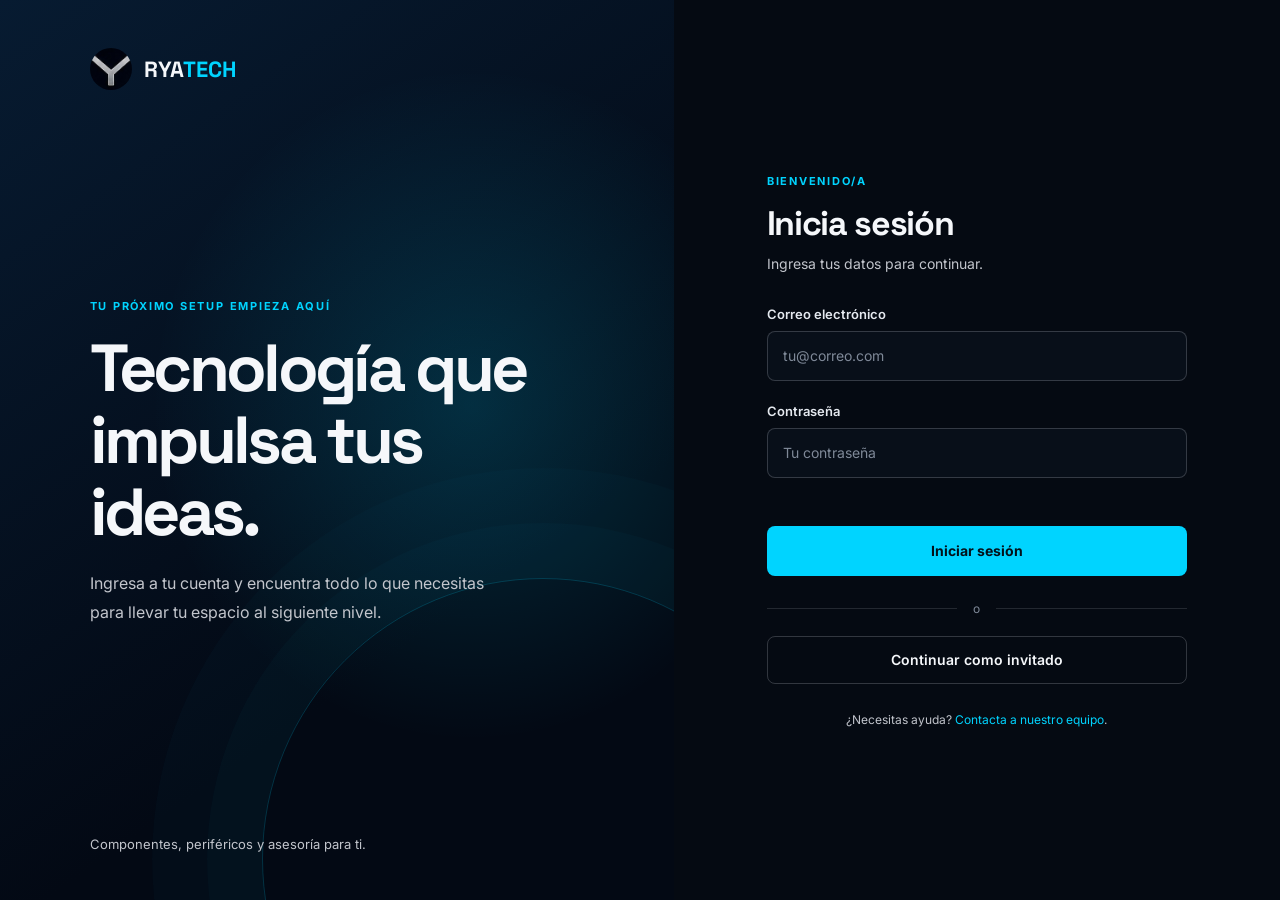
<file: index.html>
<!DOCTYPE html>
<html lang="es">
<head>
  <meta charset="UTF-8">
  <meta http-equiv="refresh" content="0; url=src/main/resources/static/html/login.html">
  <title>RYA Tech</title>
  <link rel="icon" type="image/jpeg" href="src/main/resources/static/images/Logo%20RYA.jpeg">
</head>
<body>
  <p>Cargando RYA Tech...</p>
  <script>
    window.location.replace('src/main/resources/static/html/login.html');
  </script>
</body>
</html>
</file>
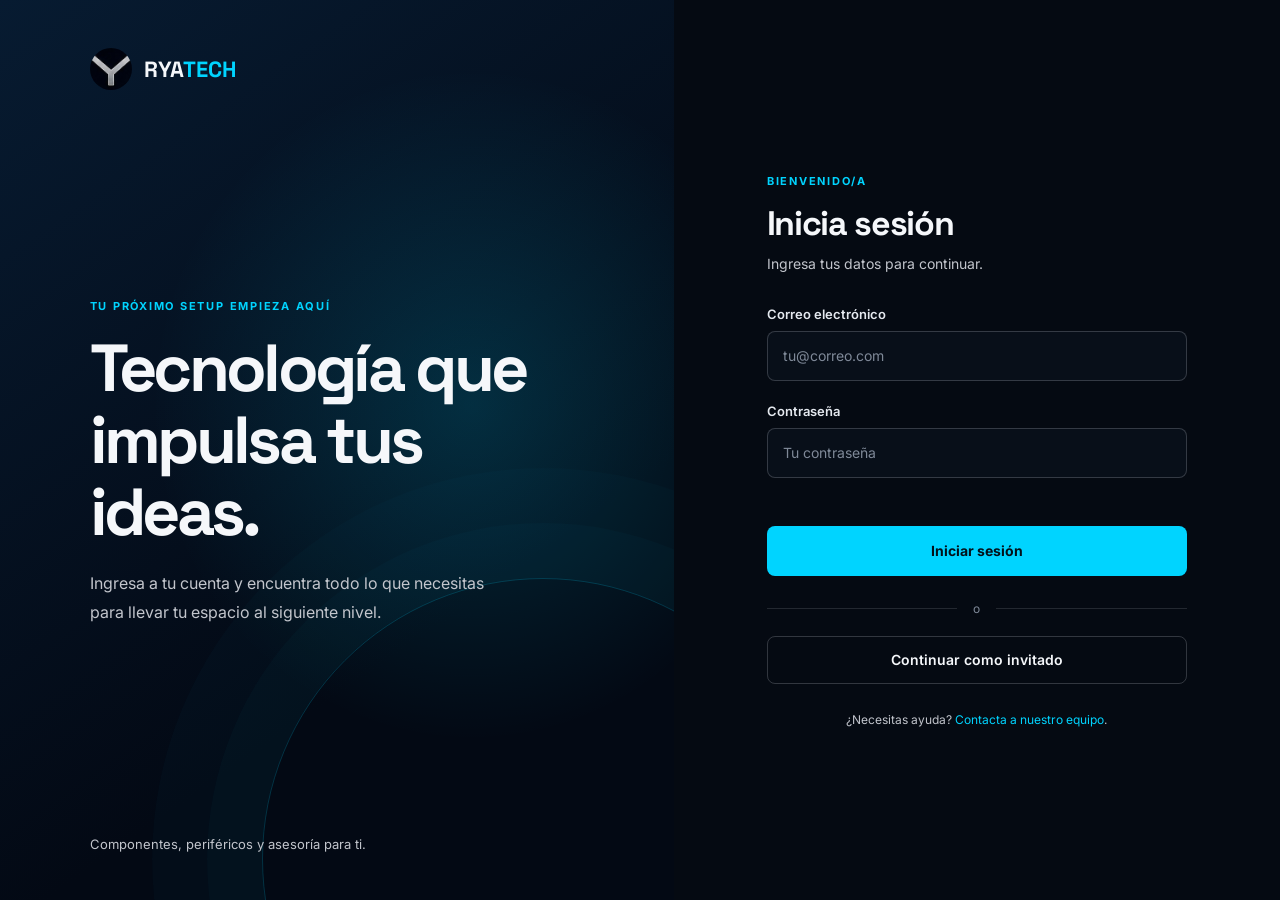
<file: src/main/resources/static/index.html>
<!DOCTYPE html>
<html lang="es">
<head>
  <meta charset="UTF-8">
  <meta http-equiv="refresh" content="0; url=html/login.html">
  <title>RYA Tech</title>
  <link rel="icon" type="image/jpeg" href="images/Logo%20RYA.jpeg">
</head>
<body>
  <p>Cargando RYA Tech...</p>
  <script>
    window.location.replace('html/login.html');
  </script>
</body>
</html>
</file>
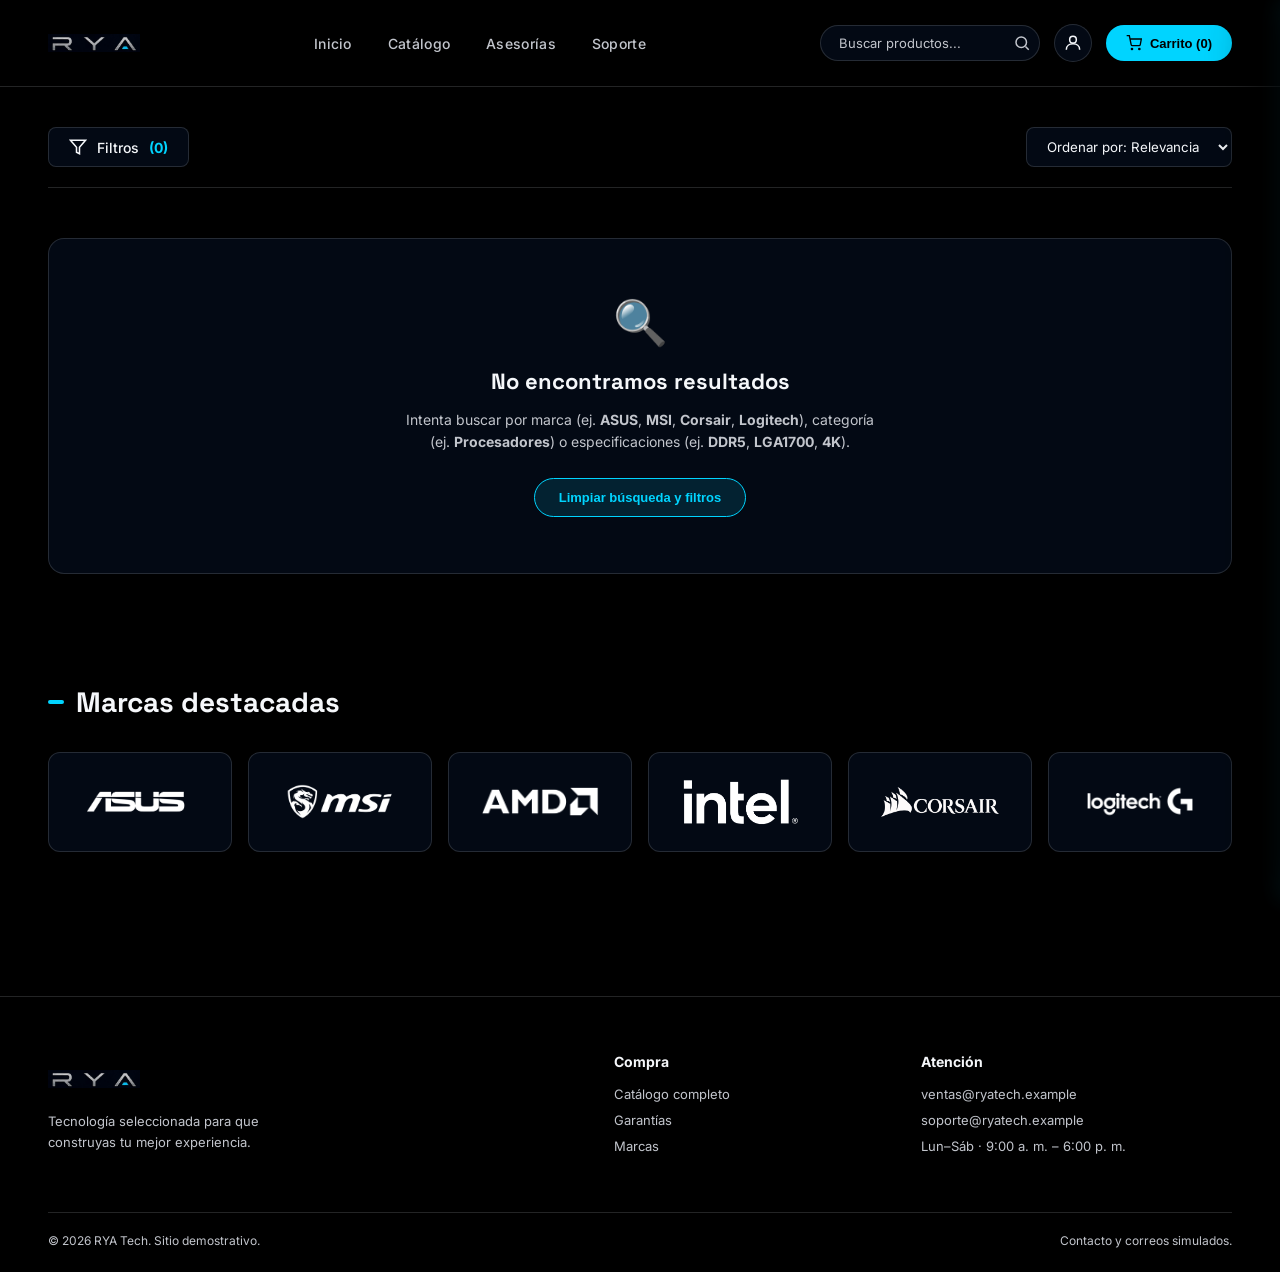
<file: src/main/resources/static/html/index.html>
<!DOCTYPE html>
<html lang="es">
<head>
  <meta charset="UTF-8">
  <meta name="viewport" content="width=device-width, initial-scale=1.0">
  <title>RYA | Catálogo de tecnología</title>
  <link rel="icon" type="image/jpeg" href="../images/Logo%20RYA.jpeg">
  <link rel="preconnect" href="https://fonts.googleapis.com">
  <link href="https://fonts.googleapis.com/css2?family=Space+Grotesk:wght@500;700&family=Inter:wght@400;500;600&display=swap" rel="stylesheet">
  <link rel="stylesheet" href="../css/base.css">
  <link rel="stylesheet" href="../css/header.css">
  <link rel="stylesheet" href="../css/carousel.css">
  <link rel="stylesheet" href="../css/products.css">
  <link rel="stylesheet" href="../css/filters.css">
  <link rel="stylesheet" href="../css/responsive.css">
  <link rel="stylesheet" href="../css/cart.css">
</head>
<body>

<header>
  <a class="logo logo-link" href="inicio.html" aria-label="RYA, página de inicio"><img class="logo-image" src="../images/RYA.jpeg" alt="Logo de RYA Tech"></a>
  <nav aria-label="Navegación principal">
    <ul>
      <li><a href="inicio.html">Inicio</a></li>
      <li><a href="index.html" class="is-active">Catálogo</a></li>
      <li><a href="inicio.html#asesorias">Asesorías</a></li>
      <li><a href="inicio.html#contacto">Soporte</a></li>
    </ul>
  </nav>
  <div class="nav-icons">
    <div class="search-box">
      <input id="catalogSearchInput" type="text" placeholder="Buscar productos..." aria-label="Buscar productos">
      <svg width="18" height="18" viewBox="0 0 24 24" fill="none" stroke="currentColor" stroke-width="2">
        <circle cx="11" cy="11" r="7"></circle>
        <line x1="21" y1="21" x2="16.65" y2="16.65"></line>
      </svg>
    </div>
    <button class="icon-btn" aria-label="Cuenta">
      <svg width="20" height="20" viewBox="0 0 24 24" fill="none" stroke="currentColor" stroke-width="1.8">
        <circle cx="12" cy="8" r="4"></circle>
        <path d="M4 20c0-4.4 3.6-7 8-7s8 2.6 8 7"></path>
      </svg>
    </button>
    <button class="cart-btn" id="header-cart-btn" aria-label="Ver carrito">
      <svg width="16" height="16" viewBox="0 0 24 24" fill="none" stroke="currentColor" stroke-width="2">
        <circle cx="9" cy="21" r="1"></circle>
        <circle cx="20" cy="21" r="1"></circle>
        <path d="M1 1h4l2.7 13.4a2 2 0 0 0 2 1.6h9.7a2 2 0 0 0 2-1.6L23 6H6"></path>
      </svg>
      Carrito (0)
    </button>
  </div>
</header>

<main class="page-content">
  
  <!-- BARRA DE HERRAMIENTAS (TOOLBAR) -->
  <div class="shop-toolbar">
    <button id="btnOpenFilters" class="filter-btn" type="button" aria-label="Abrir filtros">
      <svg width="18" height="18" viewBox="0 0 24 24" fill="none" stroke="currentColor" stroke-width="2">
        <polygon points="22 3 2 3 10 12.46 10 19 14 21 14 12.46 22 3"></polygon>
      </svg>
      Filtros <span id="filterCount">(0)</span>
    </button>
    <div class="sort-box">
      <select id="catalogSortSelect" aria-label="Ordenar productos">
        <option value="relevance">Ordenar por: Relevancia</option>
        <option value="price-asc">Precio: Menor a Mayor</option>
        <option value="price-desc">Precio: Mayor a Menor</option>
        <option value="brand-asc">Fabricante (A-Z)</option>
      </select>
    </div>
  </div>

  <!-- FONDO OSCURO DEL MENÚ LATERAL -->
  <div class="filter-overlay" id="filterOverlay"></div>

  <!-- MENÚ LATERAL DE FILTROS -->
  <aside class="filter-sidebar" id="filterSidebar">
    <div class="filter-header">
      <h3>Filtros</h3>
      <button id="btnCloseFilters" class="icon-btn" aria-label="Cerrar filtros">
        <svg width="20" height="20" viewBox="0 0 24 24" fill="none" stroke="currentColor" stroke-width="2">
          <line x1="18" y1="6" x2="6" y2="18"></line>
          <line x1="6" y1="6" x2="18" y2="18"></line>
        </svg>
      </button>
    </div>

    <div class="filter-body" id="dynamicFilterContainer">
      <!-- Los filtros se generarán dinámicamente aquí -->
    </div>

    <div class="filter-footer">
      <button id="btnClearFilters" class="btn-ghost" type="button">Limpiar filtros</button>
      <button id="btnApplyFilters" class="btn-primary" type="button">Ver resultados</button>
    </div>
  </aside>

  <!-- Catálogo dinámico: main.js crea automáticamente una sección de carrusel
       por cada categoría con productos (Placas Madre, Procesadores, GPU, etc). -->
  <div id="carousels-container"></div>

  <!-- MARCAS DESTACADAS -->
  <section class="section">
    <h2 class="section-title">Marcas destacadas</h2>
    <div class="brands-grid">
      <a href="https://www.asus.com/pe/" target="_blank" rel="noopener noreferrer" class="brand-box" title="Sitio oficial de ASUS"><img src="../images/logo_marca/asus_logo_blanco.webp" alt="ASUS" style="max-width: 65%; max-height: 65%; object-fit: contain;"></a>
      <a href="https://latam.msi.com/" target="_blank" rel="noopener noreferrer" class="brand-box" title="Sitio oficial de MSI"><img src="../images/logo_marca/MSI_logo_blanco.webp" alt="MSI" style="max-width: 65%; max-height: 65%; object-fit: contain;"></a>
      <a href="https://www.amd.com/es" target="_blank" rel="noopener noreferrer" class="brand-box" title="Sitio oficial de AMD"><img src="../images/logo_marca/AMD_logo_blanco.webp" alt="AMD" style="max-width: 65%; max-height: 65%; object-fit: contain;"></a>
      <a href="https://www.intel.la/" target="_blank" rel="noopener noreferrer" class="brand-box" title="Sitio oficial de Intel"><img src="../images/logo_marca/intel_logo_blanco.webp" alt="Intel" style="max-width: 65%; max-height: 65%; object-fit: contain;"></a>
      <a href="https://www.corsair.com/es/es" target="_blank" rel="noopener noreferrer" class="brand-box" title="Sitio oficial de Corsair"><img src="../images/logo_marca/cosair_logo_blanco.webp" alt="CORSAIR" style="max-width: 65%; max-height: 65%; object-fit: contain;"></a>
      <a href="https://www.logitech.com/es-roam" target="_blank" rel="noopener noreferrer" class="brand-box" title="Sitio oficial de Logitech"><img src="../images/logo_marca/logitech_logo_blanco.webp" alt="LOGITECH" style="max-width: 65%; max-height: 65%; object-fit: contain;"></a>
    </div>
  </section>

</main>

  <footer class="site-footer" id="contacto">
    <div class="footer-main">
      <div><a class="logo logo-link" href="inicio.html" aria-label="RYA, página de inicio"><img class="logo-image" src="../images/RYA.jpeg" alt="Logo de RYA Tech"></a><p>Tecnología seleccionada para que construyas tu mejor experiencia.</p></div>
      <div><h2>Compra</h2><a href="index.html">Catálogo completo</a><a href="inicio.html#garantias">Garantías</a><a href="inicio.html#marcas">Marcas</a></div>
      <div><h2>Atención</h2><a href="https://outlook.office.com/mail/deeplink/compose?to=ventas%40ryatech.example&subject=Consulta%20desde%20RYA%20Tech" target="_blank" rel="noopener">ventas@ryatech.example</a><a href="https://outlook.office.com/mail/deeplink/compose?to=soporte%40ryatech.example&subject=Soporte%20RYA%20Tech" target="_blank" rel="noopener">soporte@ryatech.example</a><span>Lun–Sáb · 9:00 a. m. – 6:00 p. m.</span></div>
    </div>
    <div class="footer-bottom"><span>© 2026 RYA Tech. Sitio demostrativo.</span><span>Contacto y correos simulados.</span></div>
  </footer>

  <script src="../js/config.js"></script>
  <script src="../js/data.js"></script>
  <script src="../js/api.js"></script>
  <script src="../js/network-ui.js"></script>
  <script src="../js/product-card.js"></script>
  <script src="../js/carousel.js"></script>
  <script src="../js/sidebar.js"></script>
  <script src="../js/filters.js"></script>
  <script src="../js/cart.js"></script>
  <script src="../js/main.js"></script>
</body>
</html>
</file>
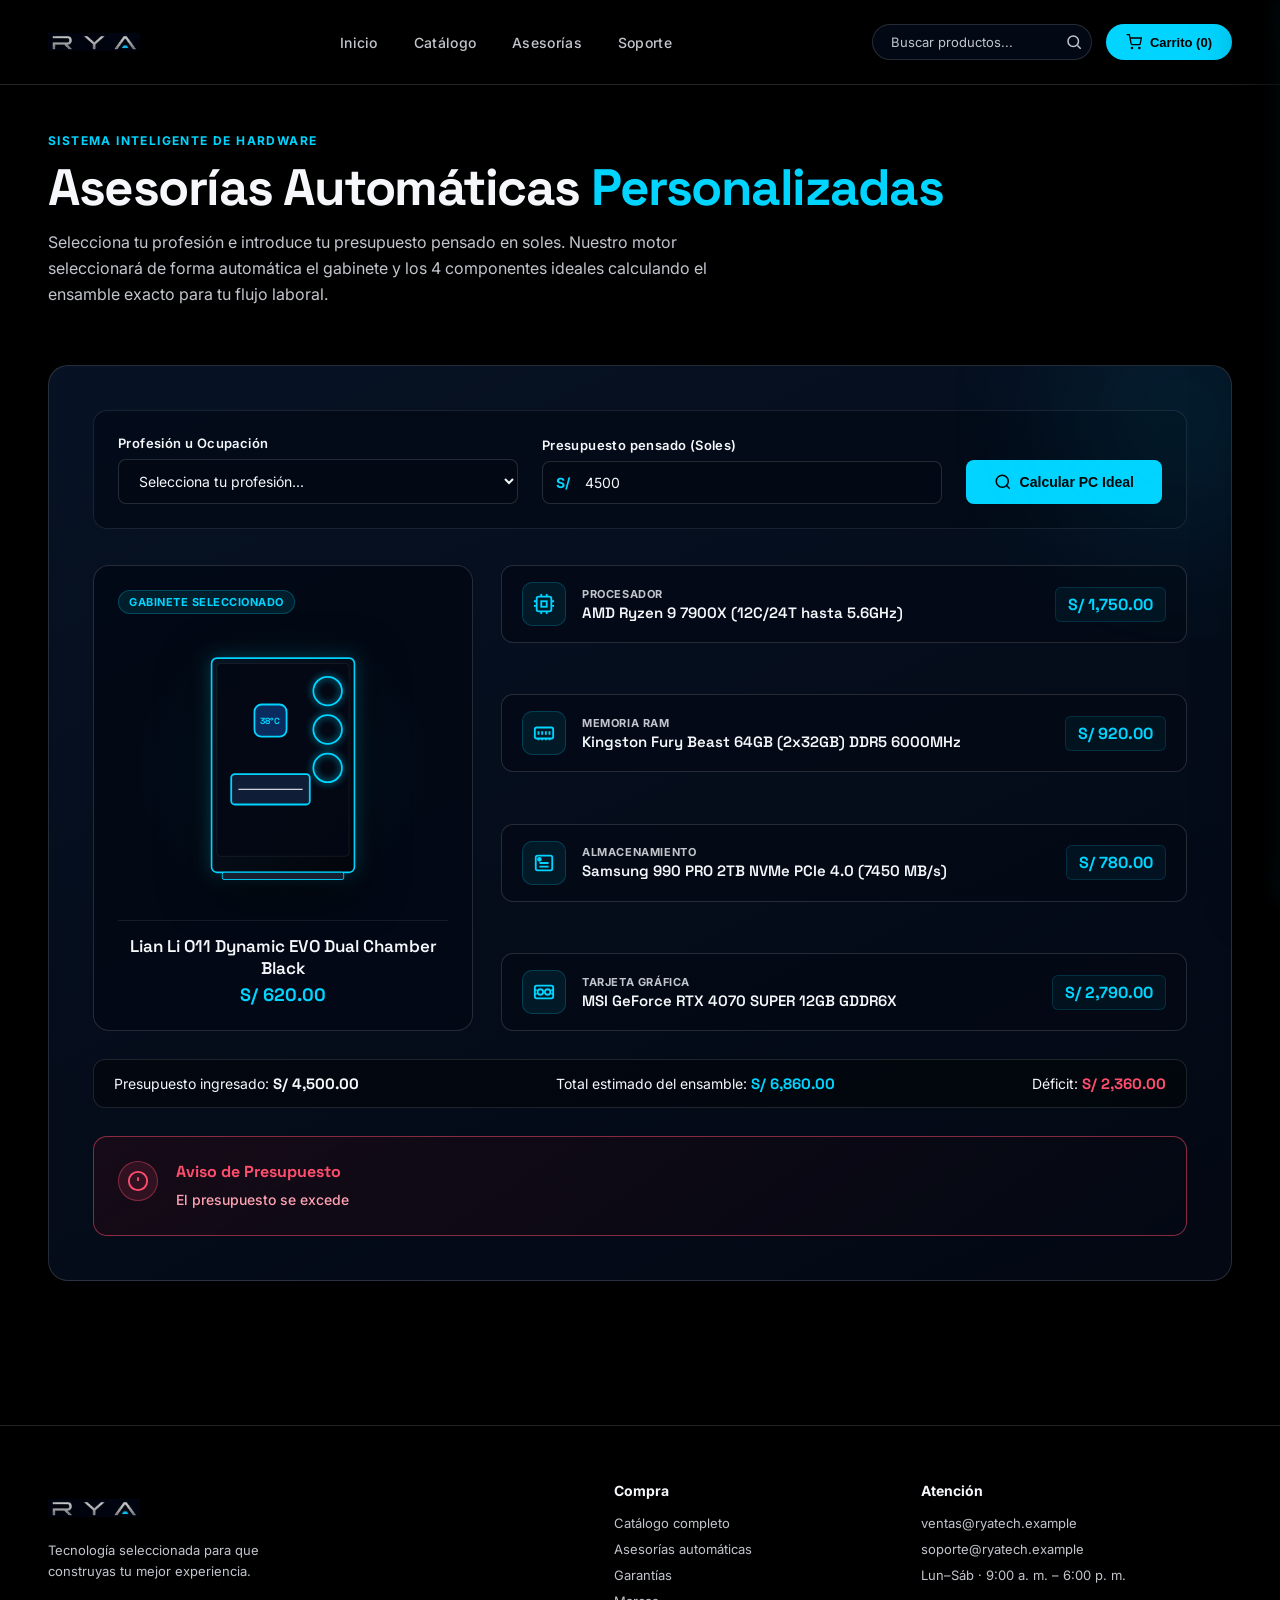
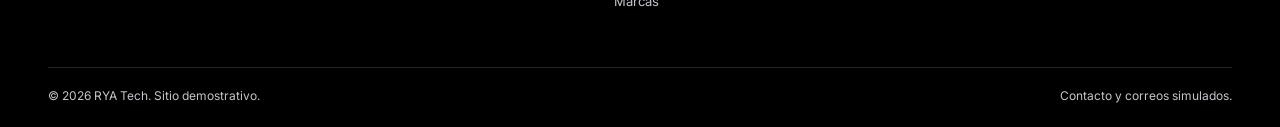
<file: src/main/resources/static/html/asesorias.html>
<!DOCTYPE html>
<html lang="es">
<head>
  <meta charset="UTF-8">
  <meta name="viewport" content="width=device-width, initial-scale=1.0">
  <meta name="description" content="RYA Tech - Asesorías automáticas de hardware: descubre la PC ideal para tu profesión según tu presupuesto.">
  <title>Asesorías Automáticas de Hardware | RYA Tech</title>
  <link rel="icon" type="image/jpeg" href="../images/Logo%20RYA.jpeg">
  <link rel="preconnect" href="https://fonts.googleapis.com">
  <link href="https://fonts.googleapis.com/css2?family=Inter:wght@400;500;600;700&family=Space+Grotesk:wght@500;700&display=swap" rel="stylesheet">
  <link rel="stylesheet" href="../css/base.css">
  <link rel="stylesheet" href="../css/header.css">
  <link rel="stylesheet" href="../css/advisor.css">
  <link rel="stylesheet" href="../css/cart.css">
</head>
<body>

  <!-- HEADER GLOBAL -->
  <header>
    <a class="logo logo-link" href="inicio.html" aria-label="RYA, página de inicio">
      <img class="logo-image" src="../images/RYA.jpeg" alt="Logo de RYA Tech">
    </a>
    <nav aria-label="Navegación principal">
      <ul>
        <li><a href="inicio.html">Inicio</a></li>
        <li><a href="index.html">Catálogo</a></li>
        <li><a class="is-active" href="asesorias.html">Asesorías</a></li>
        <li><a href="inicio.html#contacto">Soporte</a></li>
      </ul>
    </nav>
    <div class="nav-icons">
      <div class="search-box">
        <input id="headerSearchInput" type="text" placeholder="Buscar productos..." aria-label="Buscar productos">
        <svg width="18" height="18" viewBox="0 0 24 24" fill="none" stroke="currentColor" stroke-width="2">
          <circle cx="11" cy="11" r="7"></circle>
          <line x1="21" y1="21" x2="16.65" y2="16.65"></line>
        </svg>
      </div>
      <button class="cart-btn" id="header-cart-btn" aria-label="Ver carrito">
        <svg width="16" height="16" viewBox="0 0 24 24" fill="none" stroke="currentColor" stroke-width="2">
          <circle cx="9" cy="21" r="1"></circle>
          <circle cx="20" cy="21" r="1"></circle>
          <path d="M1 1h4l2.7 13.4a2 2 0 0 0 2 1.6h9.7a2 2 0 0 0 2-1.6L23 6H6"></path>
        </svg>
        Carrito (0)
      </button>
    </div>
  </header>

  <!-- CONTENIDO PRINCIPAL: SISTEMA DE ASESORÍAS AUTOMÁTICAS -->
  <main class="page-content" style="gap: 40px; padding-top: 48px;">
    
    <div class="section-title-wrapper" style="margin-bottom: 8px;">
      <p class="eyebrow" style="color: var(--color-cyan); font-size: 12px; font-weight: 700; letter-spacing: 1.4px; margin-bottom: 12px;">SISTEMA INTELIGENTE DE HARDWARE</p>
      <h1 style="font-family: 'Space Grotesk', sans-serif; font-size: clamp(32px, 4vw, 54px); letter-spacing: -1.5px; line-height: 1.1; margin: 0;">
        Asesorías Automáticas <span style="color: var(--color-cyan);">Personalizadas</span>
      </h1>
      <p style="color: var(--muted); font-size: 16px; line-height: 1.6; margin-top: 14px; max-width: 680px;">
        Selecciona tu profesión e introduce tu presupuesto pensado en soles. Nuestro motor seleccionará de forma automática el gabinete y los 4 componentes ideales calculando el ensamble exacto para tu flujo laboral.
      </p>
    </div>

    <!-- CONTENEDOR DEL ASESOR -->
    <section class="advisor-container" style="margin-top: 10px;">
      <!-- Formulario: Profesión y Presupuesto -->
      <form id="advisorForm" class="advisor-form-grid" novalidate>
        <div class="advisor-field-group">
          <label for="advisorProfessionSelect">Profesión u Ocupación</label>
          <select id="advisorProfessionSelect" class="advisor-select" required>
            <option value="" disabled selected>Selecciona tu profesión...</option>
            <option value="sistemas">Ingeniero de Sistemas</option>
            <option value="civil">Ingeniero Civil</option>
            <option value="arquitecto">Arquitecto</option>
            <option value="artista_grafico">Artista Gráfico</option>
            <option value="editor_video">Editor de Video</option>
            <option value="videojuegos">Desarrollador de Videojuegos</option>
            <option value="oficinista">Oficinista / Administrativo</option>
          </select>
        </div>

        <div class="advisor-field-group">
          <label for="advisorBudgetInput">Presupuesto pensado (Soles)</label>
          <div class="advisor-input-wrapper">
            <span class="advisor-currency-symbol">S/</span>
            <input 
              id="advisorBudgetInput" 
              class="advisor-input advisor-input-with-symbol" 
              type="text" 
              inputmode="numeric" 
              placeholder="Ej. 4500" 
              value="4500" 
              required 
            />
          </div>
        </div>

        <button type="submit" class="advisor-btn-submit">
          <svg width="18" height="18" viewBox="0 0 24 24" fill="none" stroke="currentColor" stroke-width="2">
            <circle cx="11" cy="11" r="8"></circle>
            <line x1="21" y1="21" x2="16.65" y2="16.65"></line>
          </svg>
          Calcular PC Ideal
        </button>
      </form>

      <!-- Contenedor Dinámico del Gabinete, 4 Componentes y Cuadro de Texto -->
      <div id="advisorResultsArea" class="advisor-results-area" aria-live="polite">
        <!-- Renderizado automáticamente por advisor.js -->
      </div>
    </section>

  </main>

  <!-- PIE DE PÁGINA -->
  <footer class="site-footer" id="contacto">
    <div class="footer-main">
      <div>
        <a class="logo logo-link" href="inicio.html" aria-label="RYA, página de inicio">
          <img class="logo-image" src="../images/RYA.jpeg" alt="Logo de RYA Tech">
        </a>
        <p>Tecnología seleccionada para que construyas tu mejor experiencia.</p>
      </div>
      <div>
        <h2>Compra</h2>
        <a href="index.html">Catálogo completo</a>
        <a href="asesorias.html">Asesorías automáticas</a>
        <a href="inicio.html#garantias">Garantías</a>
        <a href="inicio.html#marcas">Marcas</a>
      </div>
      <div>
        <h2>Atención</h2>
        <a href="https://outlook.office.com/mail/deeplink/compose?to=ventas%40ryatech.example&subject=Consulta%20desde%20RYA%20Tech" target="_blank" rel="noopener">ventas@ryatech.example</a>
        <a href="https://outlook.office.com/mail/deeplink/compose?to=soporte%40ryatech.example&subject=Soporte%20RYA%20Tech" target="_blank" rel="noopener">soporte@ryatech.example</a>
        <span>Lun–Sáb · 9:00 a. m. – 6:00 p. m.</span>
      </div>
    </div>
    <div class="footer-bottom">
      <span>© 2026 RYA Tech. Sitio demostrativo.</span>
      <span>Contacto y correos simulados.</span>
    </div>
  </footer>

  <!-- SCRIPTS -->
  <script src="../js/config.js"></script>
  <script src="../js/data.js"></script>
  <script src="../js/api.js"></script>
  <script src="../js/network-ui.js"></script>
  <script src="../js/cart.js"></script>
  <script src="../js/advisor.js"></script>
</body>
</html>
</file>
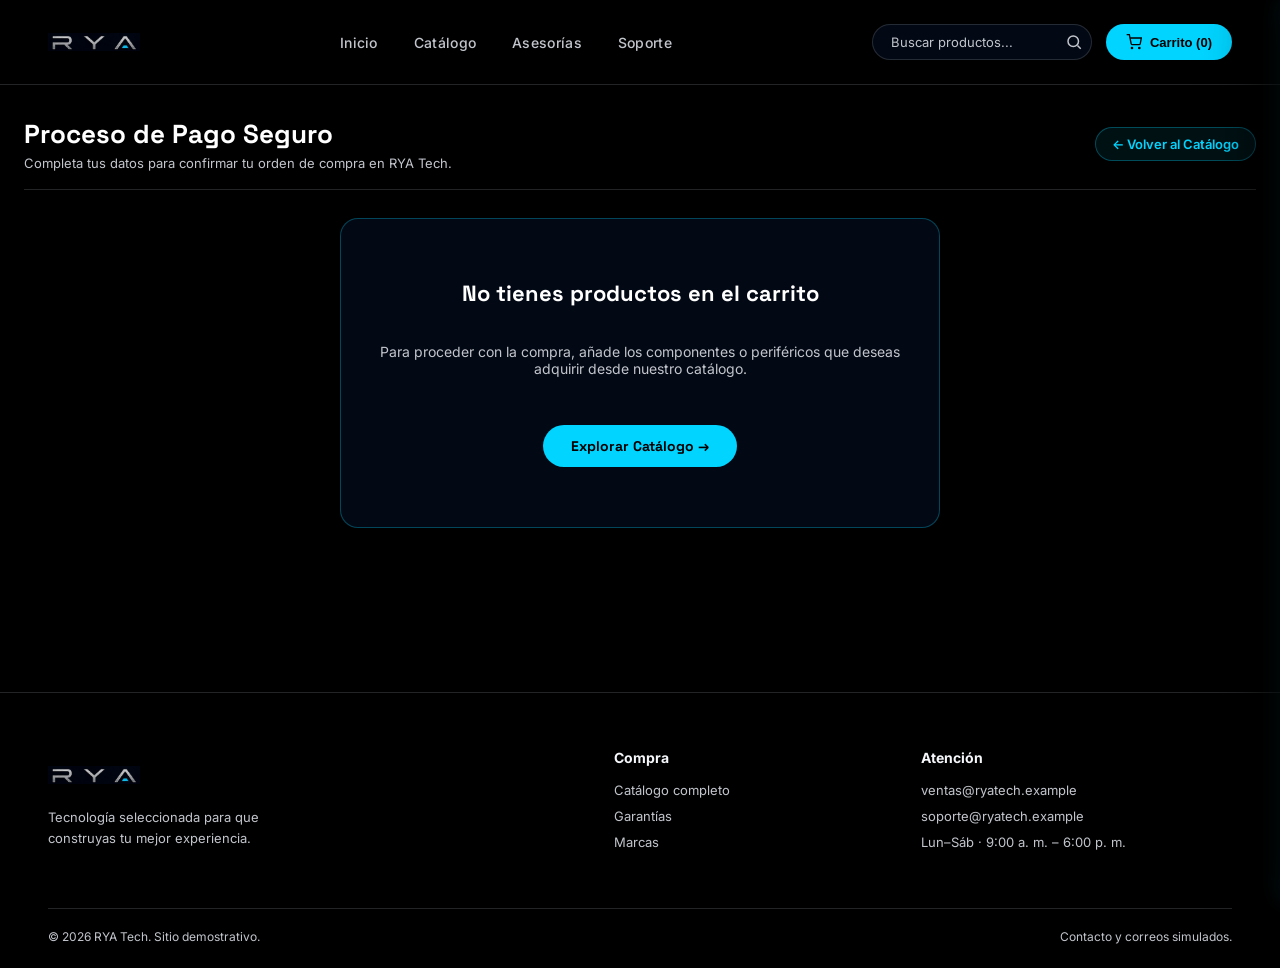
<file: src/main/resources/static/html/checkout.html>
<!DOCTYPE html>
<html lang="es">
<head>
  <meta charset="UTF-8">
  <meta name="viewport" content="width=device-width, initial-scale=1.0">
  <title>Finalizar Compra | RYA Tech</title>
  <link rel="icon" type="image/jpeg" href="../images/Logo%20RYA.jpeg">
  <link rel="preconnect" href="https://fonts.googleapis.com">
  <link href="https://fonts.googleapis.com/css2?family=Space+Grotesk:wght@500;700&family=Inter:wght@400;500;600&display=swap" rel="stylesheet">
  <link rel="stylesheet" href="../css/base.css">
  <link rel="stylesheet" href="../css/header.css">
  <link rel="stylesheet" href="../css/cart.css">
  <link rel="stylesheet" href="../css/checkout.css">
</head>
<body>

  <header>
    <a class="logo logo-link" href="inicio.html" aria-label="RYA, página de inicio">
      <img class="logo-image" src="../images/RYA.jpeg" alt="Logo de RYA Tech">
    </a>
    <nav aria-label="Navegación principal">
      <ul>
        <li><a href="inicio.html">Inicio</a></li>
        <li><a href="index.html">Catálogo</a></li>
        <li><a href="asesorias.html">Asesorías</a></li>
        <li><a href="inicio.html#contacto">Soporte</a></li>
      </ul>
    </nav>
    <div class="nav-icons">
      <div class="search-box">
        <input id="headerSearchInput" type="text" placeholder="Buscar productos..." aria-label="Buscar productos">
        <svg width="18" height="18" viewBox="0 0 24 24" fill="none" stroke="currentColor" stroke-width="2">
          <circle cx="11" cy="11" r="7"></circle>
          <line x1="21" y1="21" x2="16.65" y2="16.65"></line>
        </svg>
      </div>
      <button class="cart-btn" id="header-cart-btn" aria-label="Ver carrito">
        <svg width="16" height="16" viewBox="0 0 24 24" fill="none" stroke="currentColor" stroke-width="2">
          <circle cx="9" cy="21" r="1"></circle>
          <circle cx="20" cy="21" r="1"></circle>
          <path d="M1 1h4l2.7 13.4a2 2 0 0 0 2 1.6h9.7a2 2 0 0 0 2-1.6L23 6H6"></path>
        </svg>
        Carrito (0)
      </button>
    </div>
  </header>

  <main class="checkout-page-container">
    <div class="checkout-page-header">
      <div class="checkout-page-title-group">
        <h1>Proceso de Pago Seguro</h1>
        <p>Completa tus datos para confirmar tu orden de compra en RYA Tech.</p>
      </div>
      <a href="index.html" class="btn-back-to-shop">
        ← Volver al Catálogo
      </a>
    </div>

    <!-- Contenedor dinámico del flujo de compra -->
    <div id="checkout-app-root">
      <!-- Inyectado dinámicamente por checkout.js -->
    </div>
  </main>

  <footer class="site-footer" id="contacto">
    <div class="footer-main">
      <div>
        <a class="logo logo-link" href="inicio.html" aria-label="RYA, página de inicio">
          <img class="logo-image" src="../images/RYA.jpeg" alt="Logo de RYA Tech">
        </a>
        <p>Tecnología seleccionada para que construyas tu mejor experiencia.</p>
      </div>
      <div>
        <h2>Compra</h2>
        <a href="index.html">Catálogo completo</a>
        <a href="inicio.html#garantias">Garantías</a>
        <a href="inicio.html#marcas">Marcas</a>
      </div>
      <div>
        <h2>Atención</h2>
        <a href="https://outlook.office.com/mail/deeplink/compose?to=ventas%40ryatech.example&subject=Consulta%20desde%20RYA%20Tech" target="_blank" rel="noopener">ventas@ryatech.example</a>
        <a href="https://outlook.office.com/mail/deeplink/compose?to=soporte%40ryatech.example&subject=Soporte%20RYA%20Tech" target="_blank" rel="noopener">soporte@ryatech.example</a>
        <span>Lun–Sáb · 9:00 a. m. – 6:00 p. m.</span>
      </div>
    </div>
    <div class="footer-bottom">
      <span>© 2026 RYA Tech. Sitio demostrativo.</span>
      <span>Contacto y correos simulados.</span>
    </div>
  </footer>

  <script src="../js/config.js"></script>
  <script src="../js/data.js"></script>
  <script src="../js/api.js"></script>
  <script src="../js/network-ui.js"></script>
  <script src="../js/cart.js"></script>
  <script src="../js/checkout.js"></script>
</body>
</html>
</file>
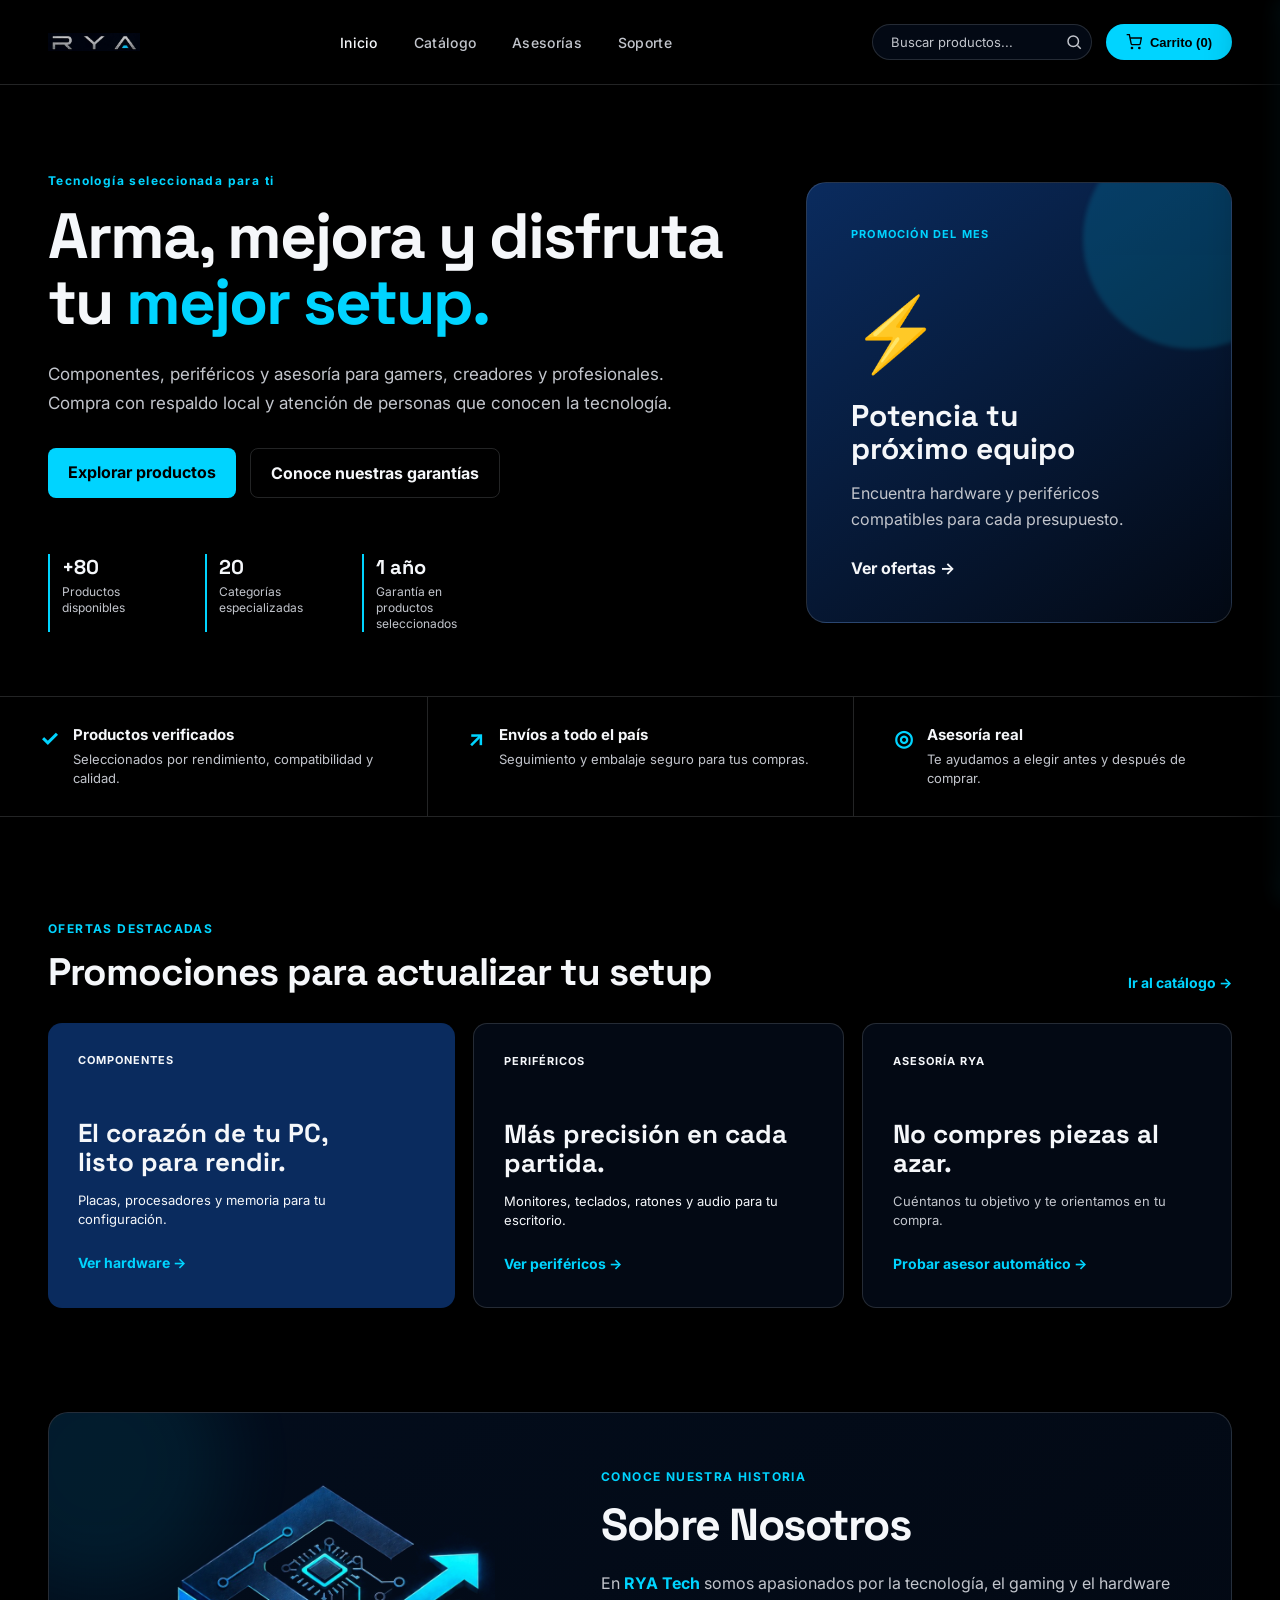
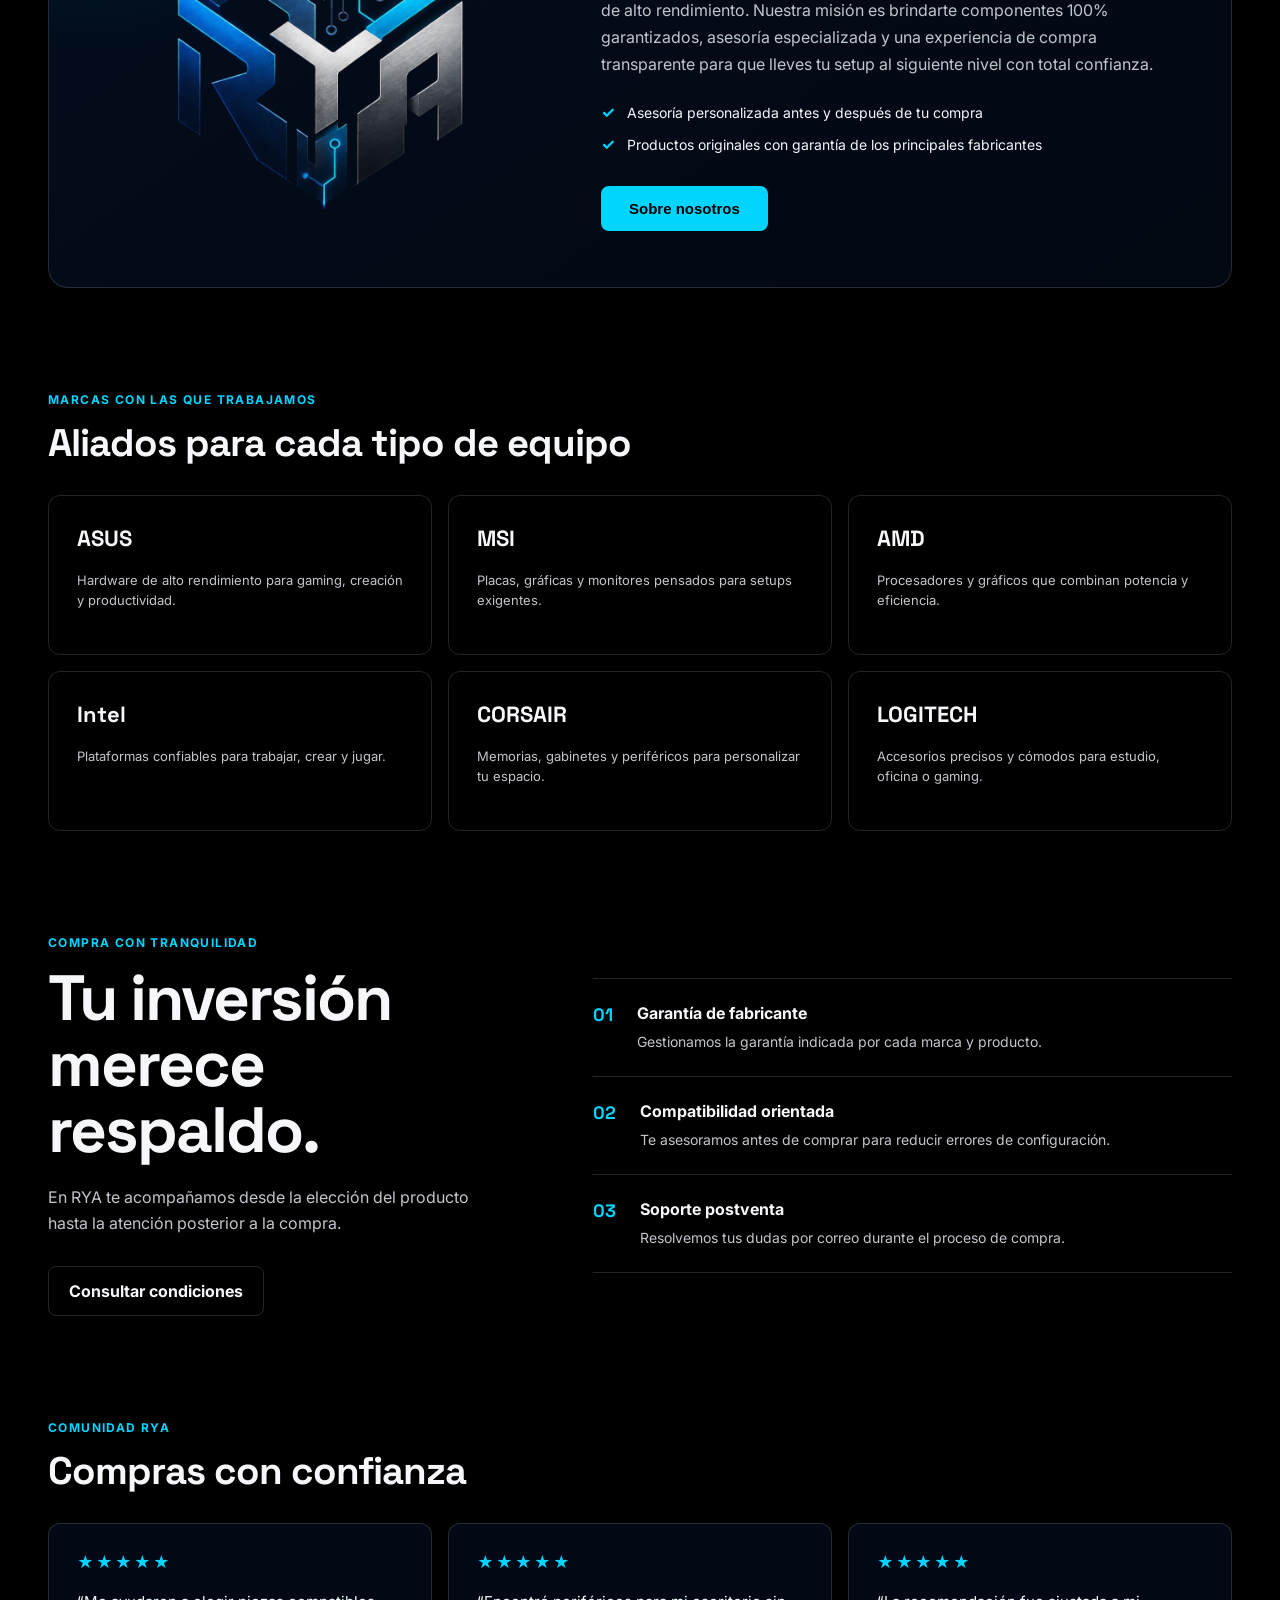
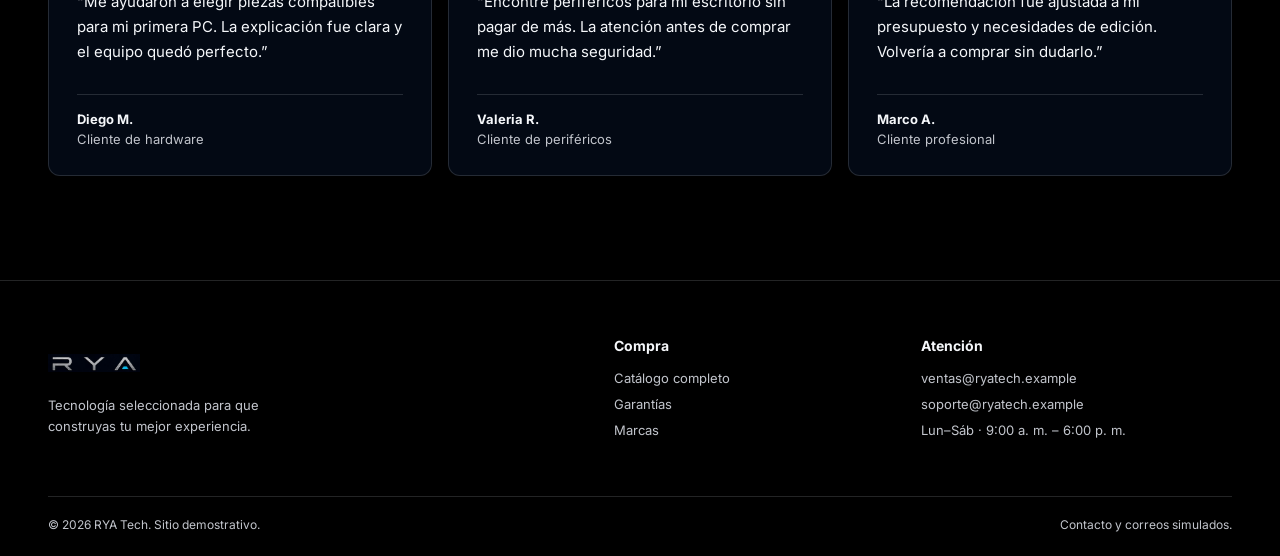
<file: src/main/resources/static/html/inicio.html>
<!DOCTYPE html>
<html lang="es">
<head>
  <meta charset="UTF-8">
  <meta name="viewport" content="width=device-width, initial-scale=1.0">
  <meta name="description" content="RYA Tech: tecnología, componentes y asesoría para tu próximo equipo.">
  <title>RYA Tech | Tecnología que impulsa tus ideas</title>
  <link rel="icon" type="image/jpeg" href="../images/Logo%20RYA.jpeg">
  <link rel="preconnect" href="https://fonts.googleapis.com">
  <link href="https://fonts.googleapis.com/css2?family=Inter:wght@400;500;600;700&family=Space+Grotesk:wght@500;700&display=swap" rel="stylesheet">
  <link rel="stylesheet" href="../css/base.css">
  <link rel="stylesheet" href="../css/header.css">
  <link rel="stylesheet" href="../css/home.css">
  <link rel="stylesheet" href="../css/cart.css">
</head>
<body>
  <header>
    <a class="logo logo-link" href="inicio.html" aria-label="RYA, página de inicio"><img class="logo-image" src="../images/RYA.jpeg" alt="Logo de RYA Tech"></a>
    <nav aria-label="Navegación principal">
      <ul>
        <li><a class="is-active" href="inicio.html">Inicio</a></li>
        <li><a href="index.html">Catálogo</a></li>
        <li><a href="asesorias.html">Asesorías</a></li>
        <li><a href="#contacto">Soporte</a></li>
      </ul>
    </nav>
    <div class="nav-icons">
      <div class="search-box">
        <input id="headerSearchInput" type="text" placeholder="Buscar productos..." aria-label="Buscar productos">
        <svg width="18" height="18" viewBox="0 0 24 24" fill="none" stroke="currentColor" stroke-width="2">
          <circle cx="11" cy="11" r="7"></circle>
          <line x1="21" y1="21" x2="16.65" y2="16.65"></line>
        </svg>
      </div>
      <button class="cart-btn" id="header-cart-btn" aria-label="Ver carrito">
        <svg width="16" height="16" viewBox="0 0 24 24" fill="none" stroke="currentColor" stroke-width="2">
          <circle cx="9" cy="21" r="1"></circle>
          <circle cx="20" cy="21" r="1"></circle>
          <path d="M1 1h4l2.7 13.4a2 2 0 0 0 2 1.6h9.7a2 2 0 0 0 2-1.6L23 6H6"></path>
        </svg>
        Carrito (0)
      </button>
    </div>
  </header>

  <main>
    <section class="home-hero">
      <div class="hero-copy">
        <p class="eyebrow">Tecnología seleccionada para ti</p>
        <h1>Arma, mejora y disfruta tu <span>mejor setup.</span></h1>
        <p class="hero-text">Componentes, periféricos y asesoría para gamers, creadores y profesionales. Compra con respaldo local y atención de personas que conocen la tecnología.</p>
        <div class="hero-actions">
          <a class="primary-action" href="index.html">Explorar productos</a>
          <a class="secondary-action" href="#garantias">Conoce nuestras garantías</a>
        </div>
        <div class="hero-stat-list">
          <div><strong>+80</strong><span>Productos disponibles</span></div>
          <div><strong>20</strong><span>Categorías especializadas</span></div>
          <div><strong>1 año</strong><span>Garantía en productos seleccionados</span></div>
        </div>
      </div>
      <div class="hero-card" aria-label="Promoción principal">
        <p class="offer-tag">PROMOCIÓN DEL MES</p>
        <span class="hero-icon" aria-hidden="true">⚡</span>
        <h2>Potencia tu próximo equipo</h2>
        <p>Encuentra hardware y periféricos compatibles para cada presupuesto.</p>
        <a href="index.html">Ver ofertas <span aria-hidden="true">→</span></a>
      </div>
    </section>

    <section class="benefits-section" aria-label="Beneficios de comprar en RYA">
      <article><span aria-hidden="true">✓</span><div><h2>Productos verificados</h2><p>Seleccionados por rendimiento, compatibilidad y calidad.</p></div></article>
      <article><span aria-hidden="true">↗</span><div><h2>Envíos a todo el país</h2><p>Seguimiento y embalaje seguro para tus compras.</p></div></article>
      <article><span aria-hidden="true">◎</span><div><h2>Asesoría real</h2><p>Te ayudamos a elegir antes y después de comprar.</p></div></article>
    </section>

    <section class="home-section promotions">
      <div class="section-heading"><div><p class="eyebrow">OFERTAS DESTACADAS</p><h2>Promociones para actualizar tu setup</h2></div><a href="index.html">Ir al catálogo →</a></div>
      <div class="promotion-grid">
        <article class="promotion-card promo-lime"><p>COMPONENTES</p><h3>El corazón de tu PC, listo para rendir.</h3><span>Placas, procesadores y memoria para tu configuración.</span><a href="index.html">Ver hardware →</a></article>
        <article class="promotion-card promo-violet"><p>PERIFÉRICOS</p><h3>Más precisión en cada partida.</h3><span>Monitores, teclados, ratones y audio para tu escritorio.</span><a href="index.html">Ver periféricos →</a></article>
        <article class="promotion-card promo-dark"><p>ASESORÍA RYA</p><h3>No compres piezas al azar.</h3><span>Cuéntanos tu objetivo y te orientamos en tu compra.</span><a href="asesorias.html">Probar asesor automático →</a></article>
      </div>
    </section>

    <section class="home-section about-section" id="sobre-nosotros">
      <div class="about-grid">
        <div class="about-media">
          <div class="about-image-wrapper">
            <img src="../images/Logo%20RYA.jpeg" alt="Logo de RYA Tech" class="about-image">
          </div>
        </div>
        <div class="about-content">
          <p class="eyebrow">CONOCE NUESTRA HISTORIA</p>
          <h2>Sobre Nosotros</h2>
          <p class="about-description">
            En <strong>RYA Tech</strong> somos apasionados por la tecnología, el gaming y el hardware de alto rendimiento. Nuestra misión es brindarte componentes 100% garantizados, asesoría especializada y una experiencia de compra transparente para que lleves tu setup al siguiente nivel con total confianza.
          </p>
          <div class="about-highlights">
            <div class="about-highlight-item">
              <span class="highlight-bullet">✓</span>
              <span>Asesoría personalizada antes y después de tu compra</span>
            </div>
            <div class="about-highlight-item">
              <span class="highlight-bullet">✓</span>
              <span>Productos originales con garantía de los principales fabricantes</span>
            </div>
          </div>
          <div class="about-actions">
            <button type="button" class="btn-about-us">Sobre nosotros</button>
          </div>
        </div>
      </div>
    </section>

    <section class="home-section brands-section" id="marcas">
      <div class="section-heading"><div><p class="eyebrow">MARCAS CON LAS QUE TRABAJAMOS</p><h2>Aliados para cada tipo de equipo</h2></div></div>
      <div class="brands-showcase">
        <a href="index.html?search=ASUS" style="text-decoration:none;"><article><strong>ASUS</strong><p>Hardware de alto rendimiento para gaming, creación y productividad.</p></article></a>
        <a href="index.html?search=MSI" style="text-decoration:none;"><article><strong>MSI</strong><p>Placas, gráficas y monitores pensados para setups exigentes.</p></article></a>
        <a href="index.html?search=AMD" style="text-decoration:none;"><article><strong>AMD</strong><p>Procesadores y gráficos que combinan potencia y eficiencia.</p></article></a>
        <a href="index.html?search=Intel" style="text-decoration:none;"><article><strong>Intel</strong><p>Plataformas confiables para trabajar, crear y jugar.</p></article></a>
        <a href="index.html?search=CORSAIR" style="text-decoration:none;"><article><strong>CORSAIR</strong><p>Memorias, gabinetes y periféricos para personalizar tu espacio.</p></article></a>
        <a href="index.html?search=LOGITECH" style="text-decoration:none;"><article><strong>LOGITECH</strong><p>Accesorios precisos y cómodos para estudio, oficina o gaming.</p></article></a>
      </div>
    </section>

    <section class="home-section guarantee-section" id="garantias">
      <div class="guarantee-copy"><p class="eyebrow">COMPRA CON TRANQUILIDAD</p><h2>Tu inversión merece respaldo.</h2><p>En RYA te acompañamos desde la elección del producto hasta la atención posterior a la compra.</p><a class="secondary-action" href="#contacto">Consultar condiciones</a></div>
      <div class="guarantee-list">
        <article><span>01</span><div><h3>Garantía de fabricante</h3><p>Gestionamos la garantía indicada por cada marca y producto.</p></div></article>
        <article><span>02</span><div><h3>Compatibilidad orientada</h3><p>Te asesoramos antes de comprar para reducir errores de configuración.</p></div></article>
        <article><span>03</span><div><h3>Soporte postventa</h3><p>Resolvemos tus dudas por correo durante el proceso de compra.</p></div></article>
      </div>
    </section>

    <section class="home-section testimonials">
      <div class="section-heading"><div><p class="eyebrow">COMUNIDAD RYA</p><h2>Compras con confianza</h2></div></div>
      <div class="testimonial-grid">
        <blockquote><div class="stars">★★★★★</div><p>“Me ayudaron a elegir piezas compatibles para mi primera PC. La explicación fue clara y el equipo quedó perfecto.”</p><footer><strong>Diego M.</strong><span>Cliente de hardware</span></footer></blockquote>
        <blockquote><div class="stars">★★★★★</div><p>“Encontré periféricos para mi escritorio sin pagar de más. La atención antes de comprar me dio mucha seguridad.”</p><footer><strong>Valeria R.</strong><span>Cliente de periféricos</span></footer></blockquote>
        <blockquote><div class="stars">★★★★★</div><p>“La recomendación fue ajustada a mi presupuesto y necesidades de edición. Volvería a comprar sin dudarlo.”</p><footer><strong>Marco A.</strong><span>Cliente profesional</span></footer></blockquote>
      </div>
    </section>
  </main>

  <footer class="site-footer" id="contacto">
    <div class="footer-main">
      <div><a class="logo logo-link" href="inicio.html" aria-label="RYA, página de inicio"><img class="logo-image" src="../images/RYA.jpeg" alt="Logo de RYA Tech"></a><p>Tecnología seleccionada para que construyas tu mejor experiencia.</p></div>
      <div><h2>Compra</h2><a href="index.html">Catálogo completo</a><a href="#garantias">Garantías</a><a href="#marcas">Marcas</a></div>
      <div><h2>Atención</h2><a href="https://outlook.office.com/mail/deeplink/compose?to=ventas%40ryatech.example&subject=Consulta%20desde%20RYA%20Tech" target="_blank" rel="noopener">ventas@ryatech.example</a><a href="https://outlook.office.com/mail/deeplink/compose?to=soporte%40ryatech.example&subject=Soporte%20RYA%20Tech" target="_blank" rel="noopener">soporte@ryatech.example</a><span>Lun–Sáb · 9:00 a. m. – 6:00 p. m.</span></div>
    </div>
    <div class="footer-bottom"><span>© 2026 RYA Tech. Sitio demostrativo.</span><span>Contacto y correos simulados.</span></div>
  </footer>
  <script src="../js/config.js"></script>
  <script src="../js/data.js"></script>
  <script src="../js/api.js"></script>
  <script src="../js/network-ui.js"></script>
  <script src="../js/carousel.js"></script>
  <script src="../js/cart.js"></script>
  <script src="../js/home.js"></script>
</body>
</html>
</file>
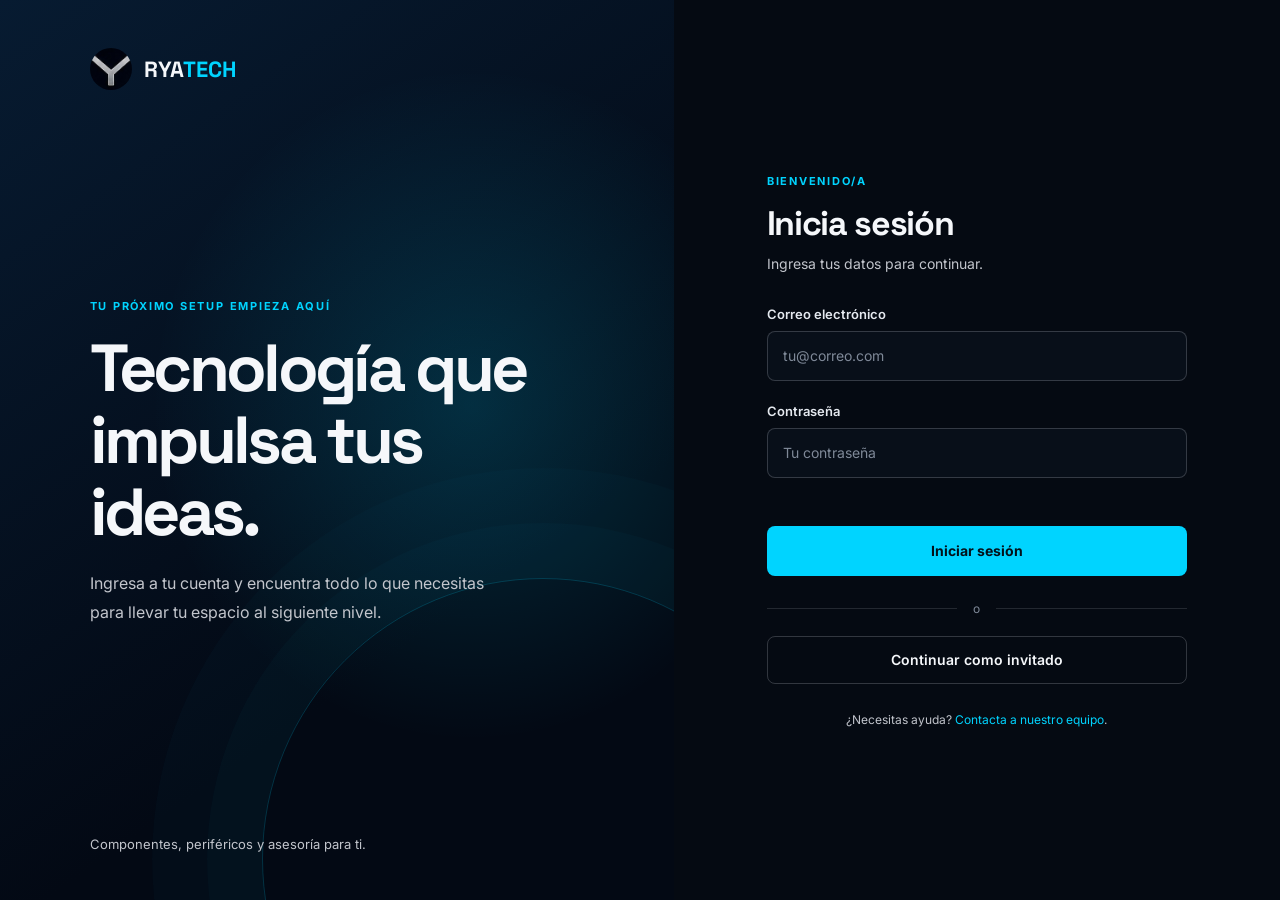
<file: src/main/resources/static/html/login.html>
<!DOCTYPE html>
<html lang="es">
<head>
  <meta charset="UTF-8">
  <meta name="viewport" content="width=device-width, initial-scale=1.0">
  <meta name="description" content="Inicia sesión en RYA Tech para continuar.">
  <title>Iniciar sesión | RYA Tech</title>
  <link rel="icon" type="image/jpeg" href="../images/Logo%20RYA.jpeg">
  <link rel="preconnect" href="https://fonts.googleapis.com">
  <link href="https://fonts.googleapis.com/css2?family=Inter:wght@400;500;600;700&family=Space+Grotesk:wght@500;700&display=swap" rel="stylesheet">
  <link rel="stylesheet" href="../css/base.css">
  <link rel="stylesheet" href="../css/login.css">
</head>
<body class="login-page">
  <main class="login-layout">
    <section class="login-intro" aria-label="RYA Tech">
      <a class="login-logo" href="login.html" aria-label="RYA Tech, inicio">
        <img src="../images/RYA.jpeg" alt="RYA Tech">
        <span>RYA<span class="logo-accent">TECH</span></span>
      </a>
      <div class="intro-copy">
        <p class="eyebrow">TU PRÓXIMO SETUP EMPIEZA AQUÍ</p>
        <h1>Tecnología que impulsa tus ideas.</h1>
        <p>Ingresa a tu cuenta y encuentra todo lo que necesitas para llevar tu espacio al siguiente nivel.</p>
      </div>
      <p class="intro-footer">Componentes, periféricos y asesoría para ti.</p>
    </section>

    <section class="login-panel" aria-labelledby="login-title">
      <div class="login-card">
        <p class="eyebrow">BIENVENIDO/A</p>
        <h2 id="login-title">Inicia sesión</h2>
        <p class="login-subtitle">Ingresa tus datos para continuar.</p>

        <form id="login-form">
          <label for="email">Correo electrónico</label>
          <input id="email" name="email" type="email" autocomplete="username" placeholder="tu@correo.com" maxlength="150" required>

          <label for="password">Contraseña</label>
          <input id="password" name="password" type="password" autocomplete="current-password" placeholder="Tu contraseña" required>

          <p id="login-message" class="login-message" role="alert" aria-live="polite"></p>
          <button id="login-submit" type="submit">Iniciar sesión</button>
        </form>

        <div class="login-divider"><span>o</span></div>
        <a class="guest-link" href="inicio.html">Continuar como invitado</a>
        <p class="login-help">¿Necesitas ayuda? <a href="inicio.html#contacto">Contacta a nuestro equipo</a>.</p>
      </div>
    </section>
  </main>
  <script src="../js/api.js"></script>
  <script src="../js/login.js"></script>
</body>
</html>
</file>
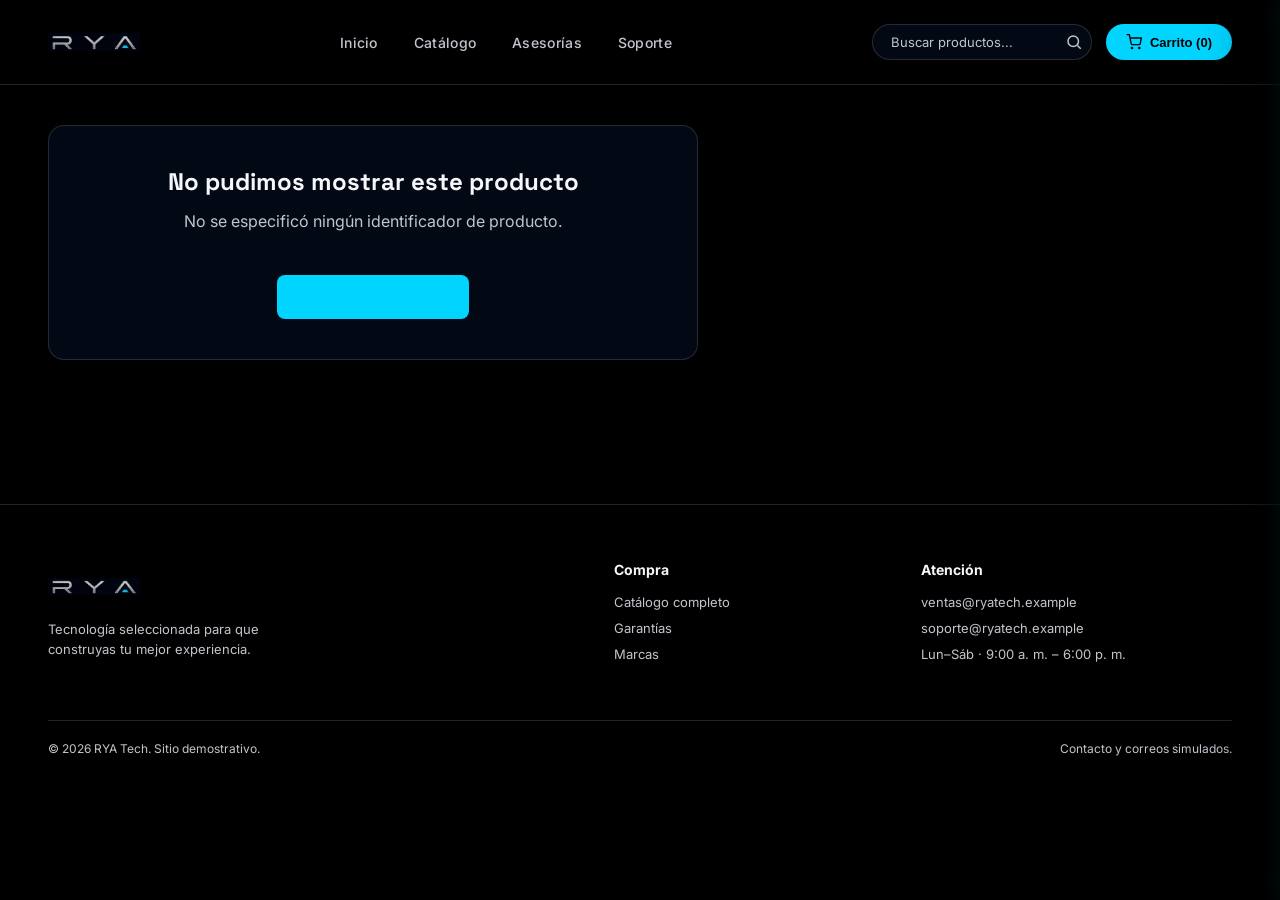
<file: src/main/resources/static/html/producto.html>
<!DOCTYPE html>
<html lang="es">
<head>
  <meta charset="UTF-8">
  <meta name="viewport" content="width=device-width, initial-scale=1.0">
  <title>Cargando producto...</title>
  <link rel="icon" type="image/jpeg" href="../images/Logo%20RYA.jpeg">
  <link href="https://fonts.googleapis.com/css2?family=Space+Grotesk:wght@500;700&family=Inter:wght@400;500;600&display=swap" rel="stylesheet">
  <link rel="stylesheet" href="../css/base.css">
  <link rel="stylesheet" href="../css/header.css">
  <link rel="stylesheet" href="../css/product-detail.css">
  <link rel="stylesheet" href="../css/cart.css">
</head>
<body>
  <header>
    <a class="logo logo-link" href="inicio.html" aria-label="RYA, página de inicio"><img class="logo-image" src="../images/RYA.jpeg" alt="Logo de RYA Tech"></a>
    <nav aria-label="Navegación principal">
      <ul>
        <li><a href="inicio.html">Inicio</a></li>
        <li><a href="index.html">Catálogo</a></li>
        <li><a href="inicio.html#asesorias">Asesorías</a></li>
        <li><a href="inicio.html#contacto">Soporte</a></li>
      </ul>
    </nav>
    <div class="nav-icons">
      <div class="search-box">
        <input id="headerSearchInput" type="text" placeholder="Buscar productos..." aria-label="Buscar productos">
        <svg width="18" height="18" viewBox="0 0 24 24" fill="none" stroke="currentColor" stroke-width="2">
          <circle cx="11" cy="11" r="7"></circle>
          <line x1="21" y1="21" x2="16.65" y2="16.65"></line>
        </svg>
      </div>
      <button class="cart-btn" id="header-cart-btn" type="button" aria-label="Ver carrito">
        <svg width="16" height="16" viewBox="0 0 24 24" fill="none" stroke="currentColor" stroke-width="2">
          <circle cx="9" cy="21" r="1"></circle>
          <circle cx="20" cy="21" r="1"></circle>
          <path d="M1 1h4l2.7 13.4a2 2 0 0 0 2 1.6h9.7a2 2 0 0 0 2-1.6L23 6H6"></path>
        </svg>
        Carrito (0)
      </button>
    </div>
  </header>
  <main class="page-content">
    <nav class="breadcrumb" id="prod-breadcrumb" aria-label="Ruta del producto"></nav>
    <section class="product-hero">
      <div class="product-gallery"><div class="main-image"><img id="prod-image" src="" alt="Imagen del producto"></div></div>
      <div class="product-info-panel">
        <span class="brand" id="prod-brand"></span>
        <h1 class="product-title" id="prod-title">Cargando producto...</h1>
        <p class="product-category" id="prod-category"></p>
        <div class="rating" aria-label="Producto recomendado"><span aria-hidden="true">★★★★★</span> <span>Producto recomendado</span></div>
        <div class="price-box"><span class="current-price" id="prod-price"></span><span class="tax-note">Precio incluye IGV</span></div>
        <p class="product-description" id="prod-description"></p>
        <div class="variants" id="prod-variants"></div>
        <div class="purchase-box">
          <div class="quantity-selector">
            <button type="button" data-quantity="decrease" aria-label="Reducir cantidad">−</button>
            <input id="prod-quantity" type="number" value="1" min="1" max="99" aria-label="Cantidad">
            <button type="button" data-quantity="increase" aria-label="Aumentar cantidad">+</button>
          </div>
          <button class="add-to-cart btn-primary" id="add-to-cart" type="button">AGREGAR AL CARRITO</button>
        </div>
        <p class="cart-feedback" id="cart-feedback" role="status" aria-live="polite"></p>
        <div class="availability"><p>Despacho a domicilio disponible</p><p>Retiro en tienda disponible</p></div>
      </div>
    </section>
    <section class="product-details-section"><h2 class="section-title">Especificaciones técnicas</h2><div class="specs-table" id="prod-specs-table"></div></section>
  </main>

  <footer class="site-footer" id="contacto">
    <div class="footer-main">
      <div><a class="logo logo-link" href="inicio.html" aria-label="RYA, página de inicio"><img class="logo-image" src="../images/RYA.jpeg" alt="Logo de RYA Tech"></a><p>Tecnología seleccionada para que construyas tu mejor experiencia.</p></div>
      <div><h2>Compra</h2><a href="index.html">Catálogo completo</a><a href="inicio.html#garantias">Garantías</a><a href="inicio.html#marcas">Marcas</a></div>
      <div><h2>Atención</h2><a href="https://outlook.office.com/mail/deeplink/compose?to=ventas%40ryatech.example&subject=Consulta%20desde%20RYA%20Tech" target="_blank" rel="noopener">ventas@ryatech.example</a><a href="https://outlook.office.com/mail/deeplink/compose?to=soporte%40ryatech.example&subject=Soporte%20RYA%20Tech" target="_blank" rel="noopener">soporte@ryatech.example</a><span>Lun–Sáb · 9:00 a. m. – 6:00 p. m.</span></div>
    </div>
    <div class="footer-bottom"><span>© 2026 RYA Tech. Sitio demostrativo.</span><span>Contacto y correos simulados.</span></div>
  </footer>

  <script src="../js/config.js"></script>
  <script src="../js/data.js"></script>
  <script src="../js/api.js"></script>
  <script src="../js/network-ui.js"></script>
  <script src="../js/cart.js"></script>
  <script src="../js/product-datail.js"></script>
</body>
</html>
</file>
<file: src/main/resources/static/css/base.css>
:root {
  /* Identidad visual global RYA: reutilizar estas variables en páginas futuras. */
  --color-black: #000000;
  --color-cyan: #00D4FF;
  --color-gray: #C2C5CC;
  --color-blue-dark: #0A2B5E;
  --color-blue-black: #030914;
  --bg: var(--color-black);
  --bg-alt: var(--color-blue-black);
  --text: #F5F7FA;
  --muted: var(--color-gray);
  --accent: var(--color-cyan);
  --line: rgba(194, 197, 204, 0.18);
  --line-strong: rgba(0, 212, 255, 0.45);
}

*{margin:0;padding:0;box-sizing:border-box;}

body{
  background:var(--bg);
  color:var(--text);
  font-family:'Inter',sans-serif;
  overflow-x:hidden;
}

.page-content {
  max-width: 1400px;
  margin: 0 auto;
  padding: 40px 48px;
  display: flex;
  flex-direction: column;
  gap: 80px; 
}

.section { width: 100%; }

.section-title {
  font-family: 'Space Grotesk', sans-serif;
  font-size: 28px;
  font-weight: 700;
  margin-bottom: 32px;
  color: var(--text);
  display: flex;
  align-items: center;
  gap: 12px;
}
.section-title::before {
  content: "";
  width: 16px; height: 4px;
  background: var(--accent);
  border-radius: 2px;
}

/* ==========================================================================
   PIE DE PÁGINA GLOBAL (SITE FOOTER)
   ========================================================================== */
.site-footer {
  background: var(--color-black);
  border-top: 1px solid var(--line);
  margin-top: 104px;
  padding: 56px 48px 24px;
  width: 100%;
}

.footer-main,
.footer-bottom {
  margin: 0 auto;
  max-width: 1304px;
}

.footer-main {
  display: grid;
  gap: 48px;
  grid-template-columns: 2fr 1fr 1.2fr;
}

.footer-main p {
  color: var(--muted);
  font-size: 13px;
  line-height: 1.6;
  margin-top: 16px;
  max-width: 270px;
}

.footer-main h2 {
  font-size: 14px;
  margin-bottom: 16px;
  color: var(--text);
}

.footer-main a,
.footer-main span {
  color: var(--muted);
  display: block;
  font-size: 13px;
  margin: 10px 0;
  text-decoration: none;
}

.footer-main a:hover {
  color: var(--color-cyan);
}

.footer-bottom {
  border-top: 1px solid var(--line);
  color: var(--muted);
  display: flex;
  font-size: 12px;
  justify-content: space-between;
  margin-top: 48px;
  padding-top: 20px;
}

@media (max-width: 620px) {
  .site-footer {
    margin-top: 64px;
    padding: 44px 20px 20px;
  }
  .footer-main {
    grid-template-columns: 1fr;
  }
  .footer-bottom {
    flex-direction: column;
    gap: 8px;
  }
}

/* ==========================================================================
   ESTADOS DE CARGA (SKELETONS) Y MANEJO DE ERRORES DE RED
   ========================================================================== */
@keyframes shimmerWave {
  0% {
    background-position: -200% 0;
  }
  100% {
    background-position: 200% 0;
  }
}

.skeleton-shimmer {
  background: linear-gradient(
    90deg,
    rgba(255, 255, 255, 0.04) 0%,
    rgba(0, 212, 255, 0.12) 50%,
    rgba(255, 255, 255, 0.04) 100%
  );
  background-size: 200% 100%;
  animation: shimmerWave 1.6s infinite ease-in-out;
  border-radius: 6px;
}

/* Skeleton Card para carruseles y catálogo */
.skeleton-card {
  flex: 0 0 calc(25% - 18px);
  min-width: 240px;
  background: linear-gradient(155deg, var(--color-blue-black), var(--color-black) 70%);
  border: 1px solid var(--line);
  border-radius: 16px;
  padding: 24px;
  display: flex;
  flex-direction: column;
  align-items: center;
  gap: 12px;
  pointer-events: none;
  user-select: none;
}

.skeleton-img {
  width: 100%;
  height: 140px;
  border-radius: 10px;
}

.skeleton-brand {
  width: 45%;
  height: 12px;
  border-radius: 4px;
  margin-top: 4px;
}

.skeleton-title {
  width: 75%;
  height: 18px;
  border-radius: 6px;
}

.skeleton-spec {
  width: 90%;
  height: 24px;
  border-radius: 6px;
}

.skeleton-price {
  width: 50%;
  height: 22px;
  border-radius: 6px;
}

.skeleton-btn {
  width: 100%;
  height: 40px;
  border-radius: 8px;
  margin-top: 6px;
}

/* Skeleton Carousel Section */
.skeleton-carousel-section {
  width: 100%;
  margin-bottom: 24px;
}

.skeleton-header-row {
  display: flex;
  align-items: center;
  justify-content: space-between;
  margin-bottom: 16px;
}

.skeleton-section-title {
  width: 220px;
  height: 28px;
  border-radius: 6px;
}

.skeleton-controls {
  display: flex;
  gap: 12px;
}

.skeleton-circle-btn {
  width: 44px;
  height: 44px;
  border-radius: 50%;
}

.skeleton-track-row {
  display: flex;
  gap: 24px;
  overflow: hidden;
  padding: 10px 0;
}

/* Skeleton para página de detalle del producto */
.skeleton-product-hero {
  background: var(--bg-alt);
  border: 1px solid var(--line);
  border-radius: 16px;
  display: grid;
  gap: 64px;
  grid-template-columns: 1fr 1fr;
  padding: 40px;
  pointer-events: none;
}

.skeleton-gallery-img {
  width: 100%;
  aspect-ratio: 1;
  border-radius: 12px;
}

.skeleton-detail-info {
  display: flex;
  flex-direction: column;
  gap: 16px;
}

.skeleton-detail-brand {
  width: 120px;
  height: 16px;
}

.skeleton-detail-title {
  width: 85%;
  height: 36px;
}

.skeleton-detail-price {
  width: 160px;
  height: 44px;
  margin: 12px 0;
}

.skeleton-detail-desc {
  width: 100%;
  height: 60px;
}

.skeleton-detail-actions {
  display: flex;
  gap: 16px;
  margin-top: 16px;
}

.skeleton-detail-qty {
  width: 130px;
  height: 48px;
  border-radius: 8px;
}

.skeleton-detail-btn {
  flex: 1;
  height: 48px;
  border-radius: 8px;
}

/* Tarjeta de Error de Red */
.network-error-card {
  background: linear-gradient(155deg, rgba(10, 43, 94, 0.25), rgba(3, 9, 20, 0.85));
  border: 1px solid rgba(255, 77, 109, 0.45);
  border-radius: 18px;
  padding: 48px 32px;
  text-align: center;
  display: flex;
  flex-direction: column;
  align-items: center;
  gap: 16px;
  max-width: 600px;
  margin: 32px auto;
}

.network-error-icon {
  width: 68px;
  height: 68px;
  border-radius: 50%;
  background: rgba(255, 77, 109, 0.12);
  border: 1px solid rgba(255, 77, 109, 0.35);
  color: #FF4D6D;
  display: flex;
  align-items: center;
  justify-content: center;
  margin-bottom: 4px;
}

.network-error-card h3 {
  font-family: 'Space Grotesk', sans-serif;
  font-size: 22px;
  color: #FFFFFF;
  margin: 0;
}

.network-error-card p {
  color: var(--muted);
  font-size: 14px;
  line-height: 1.6;
  max-width: 440px;
  margin: 0;
}

.network-error-actions {
  display: flex;
  gap: 12px;
  margin-top: 8px;
  flex-wrap: wrap;
  justify-content: center;
}

.btn-network-retry {
  display: inline-flex;
  align-items: center;
  gap: 8px;
  background: var(--color-cyan);
  color: var(--color-black);
  border: none;
  padding: 12px 24px;
  border-radius: 999px;
  font-size: 13px;
  font-weight: 700;
  cursor: pointer;
  transition: background-color 0.2s ease, transform 0.2s ease;
}

.btn-network-retry:hover {
  background: var(--color-gray);
  transform: translateY(-2px);
}

.btn-network-secondary {
  display: inline-flex;
  align-items: center;
  gap: 8px;
  background: rgba(255, 255, 255, 0.08);
  border: 1px solid var(--line);
  color: var(--text);
  padding: 12px 24px;
  border-radius: 999px;
  font-size: 13px;
  font-weight: 600;
  text-decoration: none;
  cursor: pointer;
  transition: all 0.2s ease;
}

.btn-network-secondary:hover {
  background: rgba(255, 255, 255, 0.16);
}

/* Notificación flotante de estado online/offline */
.network-status-toast {
  position: fixed;
  bottom: 24px;
  right: 24px;
  z-index: 10010;
  display: flex;
  align-items: center;
  gap: 12px;
  padding: 14px 20px;
  border-radius: 12px;
  font-size: 13px;
  font-weight: 600;
  backdrop-filter: blur(8px);
  box-shadow: 0 10px 30px rgba(0, 0, 0, 0.7);
  transform: translateY(100px);
  opacity: 0;
  transition: all 0.35s cubic-bezier(0.16, 1, 0.3, 1);
  pointer-events: none;
}

.network-status-toast.is-visible {
  transform: translateY(0);
  opacity: 1;
}

.network-status-toast.is-offline {
  background: rgba(30, 10, 15, 0.95);
  border: 1px solid #FF4D6D;
  color: #FF8FA3;
}

.network-status-toast.is-online {
  background: rgba(5, 25, 18, 0.95);
  border: 1px solid #00F5A0;
  color: #00F5A0;
}

@media (max-width: 900px) {
  .skeleton-product-hero {
    grid-template-columns: 1fr;
    gap: 32px;
    padding: 24px;
  }
}

@media (max-width: 600px) {
  .skeleton-card {
    flex: 0 0 85%;
  }
}
</file>
<file: src/main/resources/static/css/header.css>
header{
  display:flex;
  align-items:center;
  justify-content:space-between;
  padding:24px 48px;
  border-bottom:1px solid var(--line);
  position:relative;
  z-index:10;
  background:var(--color-black);
}

.logo{
  display:flex;
  align-items:center;
  flex:0 0 auto;
  height:32px;
  width:92px;
}
.logo-link { text-decoration:none; }
.logo-image { display:block; height:100%; object-fit:contain; object-position:left center; width:100%; }
.logo::before { content:none; }

nav ul{
  list-style:none;
  display:flex;
  gap:36px;
}
nav a{
  color:var(--muted);
  text-decoration:none;
  font-size:14px;
  font-weight:500;
  letter-spacing:0.3px;
  transition:color .2s ease;
}
nav a:hover, nav a:focus-visible{color:var(--color-cyan);}

.nav-icons{
  display:flex;
  align-items:center;
  gap:14px;
}

.search-box{
  display:flex;
  align-items:center;
  justify-content:space-between;
  background:var(--bg-alt);
  border:1px solid var(--line);
  border-radius:999px;
  padding:8px 8px 8px 18px;
  width:220px;
  transition:border-color .2s ease;
}
.search-box:focus-within{
  border-color:var(--line-strong);
}
.search-box input{
  background:none;
  border:none;
  outline:none;
  color:var(--text);
  font-family:'Inter',sans-serif;
  font-size:13px;
  width:100%;
}
.search-box input::placeholder{
  color:var(--muted);
}
.search-box svg{
  color:var(--muted);
  flex-shrink:0;
  margin-left:8px;
}

.icon-btn{
  background:var(--bg-alt);
  border:1px solid var(--line);
  color:var(--text);
  width:38px;
  height:38px;
  border-radius:50%;
  display:flex;
  align-items:center;
  justify-content:center;
  cursor:pointer;
  transition:all .2s ease;
}
.icon-btn:hover{
  background:var(--color-gray);
  color:var(--color-black);
  border-color:var(--color-gray);
}

.cart-btn{
  background:var(--color-cyan);
  color:var(--color-black);
  border:none;
  padding:10px 20px;
  border-radius:999px;
  font-weight:600;
  font-size:13px;
  cursor:pointer;
  display:flex;
  align-items:center;
  gap:8px;
  text-decoration:none;
  transition:background-color .2s ease, color .2s ease, transform .2s ease;
}
.cart-btn:hover, .cart-btn:focus-visible{background:var(--color-gray); color:var(--color-black); transform:translateY(-2px);}

@media (max-width:600px){
  header{padding:16px 18px;}
  .logo{height:28px;width:80px;}
  .cart-btn{padding:9px 12px;font-size:12px;}
}
</file>
<file: src/main/resources/static/css/carousel.css>
.carousel-header {
  display: flex; justify-content: space-between; align-items: center; margin-bottom: 16px;
}
.carousel-header .section-title { margin-bottom: 0; }
.carousel-controls { display: flex; gap: 12px; }

.carousel-btn {
  background: transparent; color: var(--color-cyan); border: 1px solid var(--line);
  border-radius: 50%; width: 44px; height: 44px;
  display: flex; align-items: center; justify-content: center;
  cursor: pointer; transition: all 0.2s ease;
}
.carousel-btn:hover, .carousel-btn:focus-visible { background: var(--color-blue-black); color: var(--color-cyan); border-color: var(--color-gray); }

.carousel-track {
  display: flex; gap: 24px; overflow-x: auto;
  scroll-behavior: smooth; scroll-snap-type: x mandatory;
  padding: 10px 0; scrollbar-width: none;
}
.carousel-track::-webkit-scrollbar { display: none; }

.carousel-item {
  flex: 0 0 calc(25% - 18px); 
  background: linear-gradient(155deg, var(--color-blue-black), var(--color-black) 70%);
  border: 1px solid var(--line); border-radius: 16px; padding: 24px;
  scroll-snap-align: start; cursor: pointer; transition: all 0.3s ease;
  display: flex; flex-direction: column; align-items: center; text-align: center;
}
.carousel-item:hover {
  background: linear-gradient(155deg, var(--color-blue-dark), var(--color-blue-black) 70%);
  border-color: var(--color-gray); transform: translateY(-5px);
}
.carousel-item:hover .img-placeholder { border-color: rgba(255, 255, 255, 0.2); }

.img-placeholder img,
.product-img img {
  width: 100%; height: 100%; object-fit: contain; border-radius: 8px; padding: 8px;
}

.carousel-item .img-placeholder {
  width: 100%; height: 140px; background-color: #ffffff;
  border-radius: 10px; display: flex; align-items: center; justify-content: center;
  margin-bottom: 16px; border: none; transition: all 0.3s ease; overflow: hidden;
}
.carousel-item h3 {
  font-family: 'Space Grotesk', sans-serif; font-size: 18px; margin: 0; font-weight: 600;
}
</file>
<file: src/main/resources/static/css/products.css>
.product-grid {
  display: grid; grid-template-columns: repeat(4, 1fr); gap: 24px;
}

.product-card {
  background: var(--bg-alt); border: 1px solid var(--line); border-radius: 16px;
  padding: 20px; display: flex; flex-direction: column; transition: all 0.3s ease;
}
.product-card:hover {
  background: var(--color-blue-black); border-color: var(--color-gray); transform: translateY(-5px);
}

.product-img {
  width: 100%; height: 200px; background: rgba(255,255,255,0.02);
  border-radius: 8px; display: flex; align-items: center; justify-content: center;
  color: var(--muted); font-size: 13px; margin-bottom: 20px; border: 1px dashed var(--line);
}

.product-info { margin-bottom: 20px; flex-grow: 1; width: 100%; }

.product-info .product-brand {
  display: block;
  font-size: 11px;
  font-weight: 700;
  letter-spacing: 0.6px;
  text-transform: uppercase;
  color: var(--muted);
  margin-bottom: 4px;
}

.product-info .product-name {
  font-family: 'Space Grotesk', sans-serif;
  font-size: 17px;
  font-weight: 600;
  margin: 0 0 10px 0;
  color: var(--text);
  line-height: 1.3;
}

.product-info .product-specs {
  display: inline-block;
  font-size: 12px;
  line-height: 1.4;
  color: var(--muted);
  background: rgba(255, 255, 255, 0.04);
  border: 1px solid var(--line);
  border-radius: 6px;
  padding: 5px 10px;
  margin: 0 0 12px 0;
}

.product-info .price {
  display: block;
  font-family: 'Space Grotesk', sans-serif; font-size: 20px; font-weight: 700; color: var(--color-cyan);
}

.add-to-cart {
  width: 100%; background: transparent; color: var(--text); border: 1px solid var(--line);
  padding: 12px; border-radius: 8px; font-size: 14px; font-weight: 500;
  font-family: 'Inter', sans-serif; cursor: pointer; transition: all 0.2s ease;
}
.add-to-cart:hover, .add-to-cart:focus-visible { background: var(--color-gray); color: var(--color-black); border-color: var(--color-gray); }

.brands-grid { display: grid; grid-template-columns: repeat(6, 1fr); gap: 16px; }
.brand-box {
  background: var(--bg-alt); border: 1px solid var(--line); border-radius: 12px;
  height: 100px; display: flex; align-items: center; justify-content: center;
  color: var(--muted); font-size: 15px; font-weight: 700; font-family: 'Space Grotesk', sans-serif;
  transition: all 0.2s ease; cursor: pointer; text-decoration: none;
}
.brand-box:hover { background: var(--color-gray); color: var(--color-black); border-color: var(--color-gray); transform: translateY(-3px); }

/* Feedback de búsqueda activa y estado de resultados */
.search-results-feedback {
  display: flex;
  align-items: center;
  justify-content: space-between;
  background: var(--bg-alt);
  border: 1px solid var(--line);
  border-radius: 12px;
  padding: 14px 22px;
  width: 100%;
  margin-top: -40px;
}

.search-results-text {
  font-size: 14px;
  color: var(--muted);
}

.search-results-text strong {
  color: var(--color-cyan);
}

.btn-reset-search-inline {
  background: transparent;
  border: none;
  color: var(--color-cyan);
  font-size: 13px;
  font-weight: 600;
  cursor: pointer;
  text-decoration: underline;
  padding: 4px 8px;
}

.btn-reset-search-inline:hover {
  color: var(--text);
}

/* Estado de sin resultados */
.no-results-box {
  background: var(--bg-alt);
  border: 1px solid var(--line);
  border-radius: 16px;
  padding: 56px 24px;
  text-align: center;
  display: flex;
  flex-direction: column;
  align-items: center;
  gap: 14px;
  width: 100%;
  margin: 10px 0 30px;
}

.no-results-icon {
  font-size: 44px;
  margin-bottom: 4px;
}

.no-results-box h3 {
  font-family: 'Space Grotesk', sans-serif;
  font-size: 22px;
  color: var(--text);
}

.no-results-box h3 span {
  color: var(--color-cyan);
}

.no-results-box p {
  color: var(--muted);
  font-size: 14px;
  max-width: 480px;
  line-height: 1.6;
}

.btn-clear-search {
  margin-top: 10px;
  background: rgba(0, 212, 255, 0.12);
  border: 1px solid var(--color-cyan);
  color: var(--color-cyan);
  padding: 11px 24px;
  border-radius: 999px;
  font-size: 13px;
  font-weight: 600;
  cursor: pointer;
  transition: all 0.2s ease;
}

.btn-clear-search:hover {
  background: var(--color-cyan);
  color: var(--color-black);
}

.category-count {
  font-size: 16px;
  font-weight: 500;
  color: var(--muted);
  margin-left: 8px;
}
</file>
<file: src/main/resources/static/css/filters.css>
.shop-toolbar {
  display: flex; justify-content: space-between; align-items: center;
  margin-bottom: -40px; border-bottom: 1px solid var(--line); padding-bottom: 20px;
}

.filter-btn {
  background: var(--bg-alt); color: var(--text); border: 1px solid var(--line);
  padding: 10px 20px; border-radius: 8px; font-family: 'Inter', sans-serif;
  font-weight: 500; font-size: 14px; cursor: pointer; display: flex; align-items: center;
  gap: 10px; transition: all 0.2s ease;
}
.filter-btn:hover { background: var(--color-gray); color: var(--color-black); border-color: var(--color-gray); }

#filterCount { color: var(--color-cyan); font-weight: 700; }
.filter-btn:hover #filterCount { color: var(--color-black); }

.sort-box select {
  background: var(--bg-alt); color: var(--text); border: 1px solid var(--line);
  padding: 10px 16px; border-radius: 8px; font-family: 'Inter', sans-serif;
  outline: none; cursor: pointer;
}

.filter-overlay {
  position: fixed; top: 0; left: 0; width: 100%; height: 100%;
  background: rgba(0, 0, 0, 0.6); z-index: 99; opacity: 0;
  pointer-events: none; transition: opacity 0.3s ease;
}
.filter-overlay.active { opacity: 1; pointer-events: auto; }

.filter-sidebar {
  position: fixed; top: 0; left: -420px; width: 400px; max-width: 100%; height: 100vh;
  background: var(--bg-alt); z-index: 100; border-right: 1px solid var(--line);
  display: flex; flex-direction: column; transition: left 0.3s cubic-bezier(0.4, 0, 0.2, 1);
}
.filter-sidebar.active { left: 0; }

.filter-header {
  padding: 24px; border-bottom: 1px solid var(--line); display: flex;
  justify-content: space-between; align-items: center;
}
.filter-header h3 { font-family: 'Space Grotesk', sans-serif; font-size: 20px; }

.filter-body { padding: 24px; overflow-y: auto; flex-grow: 1; }

.filter-group { margin-bottom: 16px; border-bottom: 1px solid var(--line); padding-bottom: 16px; }
.filter-group summary {
  font-weight: 600; font-size: 15px; cursor: pointer; list-style: none;
  display: flex; justify-content: space-between; align-items: center;
}
.filter-group summary::-webkit-details-marker { display: none; }
.filter-group summary::after { content: "+"; color: var(--muted); font-size: 18px; }
.filter-group[open] summary::after { content: "−"; }

.filter-options { display: flex; flex-direction: column; gap: 12px; margin-top: 16px; }
.filter-options.two-columns { display: grid; grid-template-columns: 1fr 1fr; }

.filter-options label {
  font-size: 14px; color: var(--muted); cursor: pointer;
  display: flex; align-items: center; gap: 10px; transition: color 0.2s;
}
.filter-options label:hover { color: var(--text); }
.filter-options input[type="checkbox"] { accent-color: var(--color-cyan); width: 16px; height: 16px; cursor: pointer; }

.filter-footer {
  padding: 24px; border-top: 1px solid var(--line); background: var(--bg-alt); display: flex; gap: 16px;
}
.filter-footer button {
  flex: 1; text-align: center; justify-content: center; padding: 14px 0;
  font-family: 'Inter', sans-serif; font-size: 14px; font-weight: 600; border-radius: 8px;
  cursor: pointer; transition: all 0.2s ease;
}

#btnClearFilters { background: transparent; color: var(--muted); border: 1px solid var(--muted); }
#btnClearFilters:hover { background: rgba(255, 255, 255, 0.05); color: var(--text); border-color: var(--text); }

#btnApplyFilters { background: var(--color-cyan); color: var(--color-black); border: 1px solid var(--color-cyan); }
#btnApplyFilters:hover { background: var(--color-gray); border-color: var(--color-gray); transform: translateY(-2px); }
</file>
<file: src/main/resources/static/css/responsive.css>
@media (max-width: 1200px){
  .carousel-item { flex: 0 0 calc(33.333% - 16px); }
  .product-grid { grid-template-columns: repeat(3, 1fr); }
  .brands-grid { grid-template-columns: repeat(4, 1fr); }
}

@media (max-width: 900px){
  header { padding: 20px 24px; }
  nav { display: none; }
  .search-box { display: none; }
  .page-content { padding: 32px 24px; gap: 56px; }
  
  .carousel-item { flex: 0 0 calc(50% - 12px); }
  .product-grid { grid-template-columns: repeat(2, 1fr); }
  .brands-grid { grid-template-columns: repeat(3, 1fr); }
  .section-title { font-size: 24px; }
}

@media (max-width: 600px){
  .carousel-item { flex: 0 0 85%; }
  .product-grid { grid-template-columns: 1fr; }
  .brands-grid { grid-template-columns: repeat(2, 1fr); }
}
</file>
<file: src/main/resources/static/css/cart.css>
/* ==========================================================================
   RYA Tech - Estilos del Carrito de Compras (Drawer / Offcanvas) y Toasts
   ========================================================================== */

/* --------------------------------------------------------------------------
   1. OVERLAY Y CONTENEDOR PRINCIPAL DEL DRAWER
   -------------------------------------------------------------------------- */
.cart-drawer-overlay {
  position: fixed;
  inset: 0;
  background: rgba(0, 0, 0, 0.72);
  backdrop-filter: blur(6px);
  -webkit-backdrop-filter: blur(6px);
  z-index: 9998;
  opacity: 0;
  visibility: hidden;
  transition: opacity 0.3s cubic-bezier(0.16, 1, 0.3, 1), visibility 0.3s;
}

.cart-drawer-overlay.is-active {
  opacity: 1;
  visibility: visible;
}

.cart-drawer {
  position: fixed;
  top: 0;
  right: 0;
  bottom: 0;
  width: 100%;
  max-width: 440px;
  background: linear-gradient(180deg, #071326 0%, #030813 100%);
  border-left: 1px solid rgba(0, 212, 255, 0.28);
  box-shadow: -15px 0 50px rgba(0, 0, 0, 0.85), -2px 0 20px rgba(0, 212, 255, 0.12);
  z-index: 9999;
  display: flex;
  flex-direction: column;
  transform: translateX(100%);
  transition: transform 0.35s cubic-bezier(0.16, 1, 0.3, 1);
  color: var(--text, #F5F7FA);
}

.cart-drawer.is-active {
  transform: translateX(0);
}

/* --------------------------------------------------------------------------
   2. CABECERA DEL DRAWER
   -------------------------------------------------------------------------- */
.cart-drawer-header {
  display: flex;
  align-items: center;
  justify-content: space-between;
  padding: 20px 24px;
  border-bottom: 1px solid var(--line, rgba(194, 197, 204, 0.18));
  background: rgba(3, 9, 20, 0.7);
  backdrop-filter: blur(8px);
}

.cart-header-title {
  display: flex;
  align-items: center;
  gap: 10px;
  font-family: 'Space Grotesk', sans-serif;
  font-size: 19px;
  font-weight: 700;
  color: #FFFFFF;
  margin: 0;
}

.cart-header-badge {
  background: rgba(0, 212, 255, 0.15);
  color: var(--color-cyan, #00D4FF);
  border: 1px solid rgba(0, 212, 255, 0.4);
  font-size: 12px;
  font-weight: 600;
  padding: 2px 9px;
  border-radius: 999px;
  letter-spacing: 0.5px;
}

.cart-drawer-close {
  background: rgba(255, 255, 255, 0.05);
  border: 1px solid var(--line, rgba(194, 197, 204, 0.18));
  color: var(--muted, #C2C5CC);
  width: 36px;
  height: 36px;
  border-radius: 50%;
  display: flex;
  align-items: center;
  justify-content: center;
  cursor: pointer;
  transition: all 0.2s ease;
}

.cart-drawer-close:hover {
  background: rgba(255, 77, 109, 0.15);
  border-color: rgba(255, 77, 109, 0.4);
  color: #FF4D6D;
  transform: rotate(90deg);
}

/* --------------------------------------------------------------------------
   3. CUERPO DEL DRAWER (LISTADO / ESTADO VACÍO)
   -------------------------------------------------------------------------- */
.cart-drawer-body {
  flex: 1;
  overflow-y: auto;
  padding: 20px 24px;
  display: flex;
  flex-direction: column;
  gap: 14px;
  scrollbar-width: thin;
  scrollbar-color: rgba(0, 212, 255, 0.3) transparent;
}

.cart-drawer-body::-webkit-scrollbar {
  width: 6px;
}
.cart-drawer-body::-webkit-scrollbar-thumb {
  background: rgba(0, 212, 255, 0.25);
  border-radius: 4px;
}
.cart-drawer-body::-webkit-scrollbar-thumb:hover {
  background: rgba(0, 212, 255, 0.5);
}

/* Estado Vacío */
.cart-empty-state {
  display: flex;
  flex-direction: column;
  align-items: center;
  justify-content: center;
  text-align: center;
  padding: 48px 16px;
  margin: auto 0;
  gap: 16px;
}

.cart-empty-icon {
  width: 80px;
  height: 80px;
  border-radius: 50%;
  background: radial-gradient(circle, rgba(0, 212, 255, 0.15) 0%, rgba(3, 9, 20, 0) 70%);
  border: 1px dashed rgba(0, 212, 255, 0.35);
  display: flex;
  align-items: center;
  justify-content: center;
  color: var(--color-cyan, #00D4FF);
  margin-bottom: 4px;
  animation: pulseNeon 3s infinite ease-in-out;
}

.cart-empty-title {
  font-family: 'Space Grotesk', sans-serif;
  font-size: 20px;
  font-weight: 700;
  color: #FFFFFF;
  margin: 0;
}

.cart-empty-desc {
  font-size: 14px;
  color: var(--muted, #C2C5CC);
  max-width: 280px;
  line-height: 1.5;
  margin: 0;
}

.cart-empty-btn {
  margin-top: 8px;
  display: inline-flex;
  align-items: center;
  gap: 8px;
  background: rgba(0, 212, 255, 0.12);
  border: 1px solid var(--color-cyan, #00D4FF);
  color: var(--color-cyan, #00D4FF);
  padding: 11px 22px;
  border-radius: 999px;
  font-weight: 600;
  font-size: 13px;
  text-decoration: none;
  cursor: pointer;
  transition: all 0.25s ease;
}

.cart-empty-btn:hover {
  background: var(--color-cyan, #00D4FF);
  color: #000000;
  transform: translateY(-2px);
}

/* Tarjeta de Producto en Carrito */
.cart-item {
  display: flex;
  gap: 14px;
  background: rgba(255, 255, 255, 0.025);
  border: 1px solid rgba(194, 197, 204, 0.12);
  border-radius: 14px;
  padding: 14px;
  position: relative;
  transition: all 0.25s ease;
}

.cart-item:hover {
  background: rgba(255, 255, 255, 0.045);
  border-color: rgba(0, 212, 255, 0.35);
  transform: translateY(-1px);
  box-shadow: 0 4px 16px rgba(0, 0, 0, 0.4);
}

.cart-item-img {
  width: 68px;
  height: 68px;
  border-radius: 10px;
  background: #020712;
  border: 1px solid rgba(0, 212, 255, 0.2);
  flex-shrink: 0;
  display: flex;
  align-items: center;
  justify-content: center;
  overflow: hidden;
}

.cart-item-img img {
  width: 100%;
  height: 100%;
  object-fit: cover;
}

.cart-item-info {
  flex: 1;
  display: flex;
  flex-direction: column;
  justify-content: space-between;
  min-width: 0;
}

.cart-item-top {
  display: flex;
  flex-direction: column;
  gap: 2px;
}

.cart-item-brand {
  font-size: 11px;
  font-weight: 700;
  color: var(--color-cyan, #00D4FF);
  text-transform: uppercase;
  letter-spacing: 0.5px;
}

.cart-item-name {
  font-size: 13px;
  font-weight: 600;
  color: #FFFFFF;
  white-space: nowrap;
  overflow: hidden;
  text-overflow: ellipsis;
  margin: 0;
}

.cart-item-attr {
  font-size: 11px;
  color: var(--muted, #C2C5CC);
  white-space: nowrap;
  overflow: hidden;
  text-overflow: ellipsis;
}

.cart-item-unit-price {
  font-size: 12px;
  color: var(--muted, #C2C5CC);
  margin-top: 2px;
}

.cart-item-bottom {
  display: flex;
  align-items: center;
  justify-content: space-between;
  margin-top: 10px;
}

.cart-item-qty {
  display: flex;
  align-items: center;
  background: rgba(255, 255, 255, 0.06);
  border: 1px solid rgba(194, 197, 204, 0.2);
  border-radius: 8px;
  overflow: hidden;
}

.cart-qty-btn {
  background: transparent;
  border: none;
  color: #FFFFFF;
  width: 28px;
  height: 28px;
  display: flex;
  align-items: center;
  justify-content: center;
  font-size: 15px;
  font-weight: 600;
  cursor: pointer;
  transition: background 0.15s ease, color 0.15s ease;
}

.cart-qty-btn:hover {
  background: rgba(0, 212, 255, 0.2);
  color: var(--color-cyan, #00D4FF);
}

.cart-qty-btn:active {
  background: rgba(0, 212, 255, 0.35);
}

.cart-qty-val {
  min-width: 26px;
  text-align: center;
  font-size: 12px;
  font-weight: 600;
  color: #FFFFFF;
}

.cart-item-subtotal {
  font-family: 'Space Grotesk', sans-serif;
  font-size: 14px;
  font-weight: 700;
  color: var(--color-cyan, #00D4FF);
}

.cart-item-remove {
  background: transparent;
  border: none;
  color: rgba(194, 197, 204, 0.45);
  cursor: pointer;
  padding: 6px;
  border-radius: 6px;
  display: flex;
  align-items: center;
  justify-content: center;
  transition: all 0.2s ease;
  position: absolute;
  top: 10px;
  right: 10px;
}

.cart-item-remove:hover {
  color: #FF4D6D;
  background: rgba(255, 77, 109, 0.12);
}

/* --------------------------------------------------------------------------
   4. PIE DEL DRAWER (DESGLOSE FINANCIERO Y ACCIONES)
   -------------------------------------------------------------------------- */
.cart-drawer-footer {
  padding: 20px 24px;
  border-top: 1px solid var(--line, rgba(194, 197, 204, 0.18));
  background: rgba(3, 9, 20, 0.85);
  backdrop-filter: blur(10px);
  display: flex;
  flex-direction: column;
  gap: 14px;
}

.cart-summary-box {
  display: flex;
  flex-direction: column;
  gap: 8px;
}

.cart-summary-row {
  display: flex;
  align-items: center;
  justify-content: space-between;
  font-size: 13px;
  color: var(--muted, #C2C5CC);
}

.cart-summary-row span:last-child {
  font-family: 'Space Grotesk', sans-serif;
  font-weight: 500;
  color: #FFFFFF;
}

.cart-summary-row.total-row {
  margin-top: 4px;
  padding-top: 10px;
  border-top: 1px dashed rgba(194, 197, 204, 0.2);
  font-size: 16px;
  font-weight: 700;
  color: #FFFFFF;
}

.cart-summary-row.total-row span:last-child {
  font-size: 20px;
  color: var(--color-cyan, #00D4FF);
  font-weight: 700;
  text-shadow: 0 0 12px rgba(0, 212, 255, 0.3);
}

.cart-actions-group {
  display: flex;
  flex-direction: column;
  gap: 10px;
}

.cart-btn-checkout {
  width: 100%;
  padding: 14px 20px;
  border-radius: 999px;
  background: var(--color-cyan, #00D4FF);
  border: none;
  color: #000000;
  font-family: 'Space Grotesk', sans-serif;
  font-size: 14px;
  font-weight: 700;
  letter-spacing: 0.5px;
  cursor: pointer;
  display: flex;
  align-items: center;
  justify-content: center;
  gap: 8px;
  transition: all 0.25s ease;
}

.cart-btn-checkout:hover {
  background: var(--color-gray, #C2C5CC);
  transform: translateY(-2px);
}

.cart-btn-checkout:active {
  transform: translateY(0);
}

.cart-btn-clear {
  background: transparent;
  border: none;
  color: var(--muted, #C2C5CC);
  font-size: 12px;
  cursor: pointer;
  padding: 6px;
  text-align: center;
  transition: color 0.2s ease;
}

.cart-btn-clear:hover {
  color: #FF4D6D;
  text-decoration: underline;
}

/* --------------------------------------------------------------------------
   5. NOTIFICACIONES TOAST (FLOATING ALERTS - LADO IZQUIERDO)
   -------------------------------------------------------------------------- */
.toast-container {
  position: fixed;
  bottom: 24px;
  left: 24px;
  right: auto;
  z-index: 10000;
  display: flex;
  flex-direction: column;
  gap: 10px;
  pointer-events: none;
  max-width: calc(100vw - 48px);
  width: 360px;
}

.toast-item {
  pointer-events: auto;
  display: flex;
  align-items: center;
  gap: 12px;
  padding: 12px 16px;
  background: #030914;
  border: 1px solid rgba(0, 212, 255, 0.45);
  border-radius: 12px;
  box-shadow: 0 10px 30px rgba(0, 0, 0, 0.75), 0 0 15px rgba(0, 212, 255, 0.2);
  backdrop-filter: blur(10px);
  -webkit-backdrop-filter: blur(10px);
  color: #FFFFFF;
  transform: translateX(-110%);
  opacity: 0;
  transition: transform 0.35s cubic-bezier(0.16, 1, 0.3, 1), opacity 0.35s;
  position: relative;
  overflow: hidden;
}

.toast-item.is-visible {
  transform: translateX(0);
  opacity: 1;
}

.toast-item.is-leaving {
  transform: translateX(-110%);
  opacity: 0;
}

.toast-icon-badge {
  width: 32px;
  height: 32px;
  border-radius: 50%;
  background: rgba(0, 212, 255, 0.15);
  border: 1px solid rgba(0, 212, 255, 0.4);
  color: var(--color-cyan, #00D4FF);
  display: flex;
  align-items: center;
  justify-content: center;
  flex-shrink: 0;
}

.toast-content {
  flex: 1;
  display: flex;
  flex-direction: column;
  gap: 2px;
  min-width: 0;
}

.toast-title {
  font-size: 13px;
  font-weight: 700;
  color: #FFFFFF;
  margin: 0;
}

.toast-desc {
  font-size: 11px;
  color: var(--muted, #C2C5CC);
  white-space: nowrap;
  overflow: hidden;
  text-overflow: ellipsis;
  margin: 0;
}

.toast-btn-action {
  background: rgba(0, 212, 255, 0.15);
  border: 1px solid rgba(0, 212, 255, 0.35);
  color: var(--color-cyan, #00D4FF);
  font-size: 11px;
  font-weight: 600;
  padding: 5px 9px;
  border-radius: 6px;
  cursor: pointer;
  white-space: nowrap;
  transition: all 0.2s ease;
}

.toast-btn-action:hover {
  background: var(--color-cyan, #00D4FF);
  color: #000000;
}

.toast-close-btn {
  background: transparent;
  border: none;
  color: rgba(194, 197, 204, 0.5);
  cursor: pointer;
  padding: 4px;
  display: flex;
  align-items: center;
  justify-content: center;
  transition: color 0.15s ease;
}

.toast-close-btn:hover {
  color: #FFFFFF;
}

.toast-progress {
  position: absolute;
  bottom: 0;
  left: 0;
  height: 3px;
  background: var(--color-cyan, #00D4FF);
  width: 100%;
  animation: toastTimer linear forwards;
}

@keyframes toastTimer {
  from { width: 100%; }
  to { width: 0%; }
}

@keyframes pulseNeon {
  0%, 100% {
    box-shadow: 0 0 10px rgba(0, 212, 255, 0.2);
  }
  50% {
    box-shadow: 0 0 25px rgba(0, 212, 255, 0.5);
  }
}

/* Micro-animación de pulso para el botón del carrito */
@keyframes cartBadgeBump {
  0% { transform: scale(1); }
  35% { transform: scale(1.18); }
  70% { transform: scale(0.95); }
  100% { transform: scale(1); }
}

.cart-btn.is-bumped {
  animation: cartBadgeBump 0.35s cubic-bezier(0.175, 0.885, 0.32, 1.275);
}

/* --------------------------------------------------------------------------
   6. CHECKOUT MODAL MULTIPASO (DATOS, ENTREGA, PAGO Y CONFIRMACIÓN)
   -------------------------------------------------------------------------- */
.cart-checkout-modal-overlay {
  position: fixed;
  inset: 0;
  background: rgba(0, 0, 0, 0.88);
  backdrop-filter: blur(10px);
  -webkit-backdrop-filter: blur(10px);
  z-index: 10005;
  display: flex;
  align-items: center;
  justify-content: center;
  padding: 16px;
  opacity: 0;
  visibility: hidden;
  transition: all 0.3s cubic-bezier(0.16, 1, 0.3, 1);
}

.cart-checkout-modal-overlay.is-active {
  opacity: 1;
  visibility: visible;
}

.cart-checkout-modal {
  background: linear-gradient(180deg, #091a35 0%, #030813 100%);
  border: 1px solid rgba(0, 212, 255, 0.4);
  border-radius: 20px;
  width: 100%;
  max-width: 640px;
  max-height: 90vh;
  display: flex;
  flex-direction: column;
  box-shadow: 0 25px 70px rgba(0, 0, 0, 0.9), 0 0 35px rgba(0, 212, 255, 0.2);
  transform: scale(0.95);
  transition: transform 0.3s cubic-bezier(0.16, 1, 0.3, 1);
  color: #FFFFFF;
  overflow: hidden;
}

.cart-checkout-modal-overlay.is-active .cart-checkout-modal {
  transform: scale(1);
}

/* Modal Header & Stepper */
.checkout-modal-header {
  padding: 20px 28px 16px 28px;
  border-bottom: 1px solid rgba(194, 197, 204, 0.15);
  background: rgba(3, 9, 20, 0.6);
}

.checkout-header-top {
  display: flex;
  justify-content: space-between;
  align-items: center;
  margin-bottom: 16px;
}

.checkout-modal-title {
  font-family: 'Space Grotesk', sans-serif;
  font-size: 20px;
  font-weight: 700;
  color: #FFFFFF;
  margin: 0;
  display: flex;
  align-items: center;
  gap: 10px;
}

.checkout-stepper {
  display: flex;
  align-items: center;
  justify-content: space-between;
  position: relative;
}

.checkout-step-item {
  display: flex;
  flex-direction: column;
  align-items: center;
  gap: 6px;
  z-index: 2;
  flex: 1;
}

.checkout-step-circle {
  width: 32px;
  height: 32px;
  border-radius: 50%;
  background: rgba(255, 255, 255, 0.08);
  border: 2px solid rgba(194, 197, 204, 0.3);
  color: var(--muted, #C2C5CC);
  font-size: 13px;
  font-weight: 700;
  display: flex;
  align-items: center;
  justify-content: center;
  transition: all 0.25s ease;
}

.checkout-step-item.is-active .checkout-step-circle {
  background: var(--color-cyan, #00D4FF);
  border-color: var(--color-cyan, #00D4FF);
  color: #000000;
  box-shadow: 0 0 15px rgba(0, 212, 255, 0.6);
}

.checkout-step-item.is-done .checkout-step-circle {
  background: rgba(0, 245, 160, 0.2);
  border-color: #00F5A0;
  color: #00F5A0;
}

.checkout-step-label {
  font-size: 11px;
  font-weight: 600;
  color: var(--muted, #C2C5CC);
  letter-spacing: 0.3px;
  text-transform: uppercase;
}

.checkout-step-item.is-active .checkout-step-label {
  color: var(--color-cyan, #00D4FF);
  font-weight: 700;
}

.checkout-step-item.is-done .checkout-step-label {
  color: #00F5A0;
}

/* Modal Body & Forms */
.checkout-modal-body {
  padding: 24px 28px;
  overflow-y: auto;
  flex: 1;
  display: flex;
  flex-direction: column;
  gap: 20px;
  scrollbar-width: thin;
  scrollbar-color: rgba(0, 212, 255, 0.3) transparent;
}

.checkout-section-subtitle {
  font-size: 14px;
  font-weight: 600;
  color: #FFFFFF;
  margin-bottom: 12px;
  display: flex;
  align-items: center;
  gap: 8px;
}

.checkout-form-grid {
  display: grid;
  grid-template-columns: repeat(2, 1fr);
  gap: 14px;
}

.checkout-form-group {
  display: flex;
  flex-direction: column;
  gap: 6px;
}

.checkout-form-group.full-width {
  grid-column: span 2;
}

.checkout-label {
  font-size: 12px;
  font-weight: 600;
  color: var(--muted, #C2C5CC);
}

.checkout-input, .checkout-select {
  background: rgba(255, 255, 255, 0.05);
  border: 1px solid rgba(194, 197, 204, 0.22);
  border-radius: 10px;
  padding: 10px 14px;
  color: #FFFFFF;
  font-family: 'Inter', sans-serif;
  font-size: 13px;
  outline: none;
  transition: all 0.2s ease;
}

.checkout-input:focus, .checkout-select:focus {
  border-color: var(--color-cyan, #00D4FF);
  background: rgba(0, 212, 255, 0.06);
  box-shadow: 0 0 10px rgba(0, 212, 255, 0.2);
}

.checkout-select option {
  background: #071326;
  color: #FFFFFF;
}

.checkout-input::placeholder {
  color: rgba(194, 197, 204, 0.4);
}

.checkout-input.has-error {
  border-color: #FF4D6D;
  background: rgba(255, 77, 109, 0.08);
}

.checkout-error-msg {
  font-size: 11px;
  color: #FF4D6D;
  margin-top: 2px;
}

/* Delivery & Payment Selection Cards */
.checkout-options-grid {
  display: grid;
  grid-template-columns: repeat(2, 1fr);
  gap: 12px;
}

.checkout-option-card {
  border: 1px solid rgba(194, 197, 204, 0.2);
  background: rgba(255, 255, 255, 0.03);
  border-radius: 14px;
  padding: 16px;
  cursor: pointer;
  display: flex;
  flex-direction: column;
  gap: 6px;
  transition: all 0.22s ease;
}

.checkout-option-card:hover {
  border-color: rgba(0, 212, 255, 0.4);
  background: rgba(0, 212, 255, 0.04);
}

.checkout-option-card.is-selected {
  border-color: var(--color-cyan, #00D4FF);
  background: rgba(0, 212, 255, 0.12);
  box-shadow: 0 0 18px rgba(0, 212, 255, 0.25);
}

.option-card-header {
  display: flex;
  align-items: center;
  justify-content: space-between;
}

.option-card-title {
  font-size: 13px;
  font-weight: 700;
  color: #FFFFFF;
}

.option-card-badge {
  font-size: 11px;
  font-weight: 600;
  padding: 2px 7px;
  border-radius: 6px;
  background: rgba(0, 245, 160, 0.15);
  color: #00F5A0;
  border: 1px solid rgba(0, 245, 160, 0.3);
}

.option-card-desc {
  font-size: 11px;
  color: var(--muted, #C2C5CC);
  line-height: 1.4;
}

/* Payment Details Box */
.checkout-payment-box {
  background: rgba(255, 255, 255, 0.03);
  border: 1px solid rgba(0, 212, 255, 0.25);
  border-radius: 14px;
  padding: 18px;
  display: flex;
  flex-direction: column;
  gap: 12px;
  margin-top: 6px;
}

.qr-payment-container {
  display: flex;
  gap: 16px;
  align-items: center;
}

.qr-code-box {
  width: 100px;
  height: 100px;
  background: #FFFFFF;
  padding: 6px;
  border-radius: 10px;
  display: flex;
  align-items: center;
  justify-content: center;
  flex-shrink: 0;
}

.qr-info-text {
  font-size: 12px;
  color: var(--muted, #C2C5CC);
  line-height: 1.5;
}

.qr-info-text strong {
  color: #FFFFFF;
}

/* Modal Footer & Actions */
.checkout-modal-footer {
  padding: 16px 28px;
  border-top: 1px solid rgba(194, 197, 204, 0.15);
  background: rgba(3, 9, 20, 0.7);
  display: flex;
  align-items: center;
  justify-content: space-between;
  gap: 12px;
}

.checkout-modal-footer-totals {
  display: flex;
  flex-direction: column;
}

.checkout-footer-subtotal {
  font-size: 11px;
  color: var(--muted, #C2C5CC);
}

.checkout-footer-total {
  font-family: 'Space Grotesk', sans-serif;
  font-size: 18px;
  font-weight: 700;
  color: var(--color-cyan, #00D4FF);
}

.checkout-modal-buttons {
  display: flex;
  gap: 10px;
}

.btn-checkout-back {
  padding: 10px 18px;
  border-radius: 999px;
  background: rgba(255, 255, 255, 0.08);
  border: 1px solid rgba(194, 197, 204, 0.2);
  color: #FFFFFF;
  font-size: 13px;
  font-weight: 600;
  cursor: pointer;
  transition: all 0.2s ease;
}

.btn-checkout-back:hover {
  background: rgba(255, 255, 255, 0.15);
}

.btn-checkout-next {
  padding: 10px 22px;
  border-radius: 999px;
  background: var(--color-cyan, #00D4FF);
  border: none;
  color: #000000;
  font-family: 'Space Grotesk', sans-serif;
  font-size: 13px;
  font-weight: 700;
  cursor: pointer;
  display: flex;
  align-items: center;
  gap: 8px;
  transition: all 0.2s ease;
}

.btn-checkout-next:hover {
  background: var(--color-gray, #C2C5CC);
  transform: translateY(-1px);
}

/* --------------------------------------------------------------------------
   CONFIRMATION SCREEN (VOUCHER DE PEDIDO EXITOSO)
   -------------------------------------------------------------------------- */
.order-success-card {
  display: flex;
  flex-direction: column;
  align-items: center;
  text-align: center;
  gap: 16px;
  padding: 10px 0;
}

.order-success-icon {
  width: 64px;
  height: 64px;
  border-radius: 50%;
  background: rgba(0, 245, 160, 0.15);
  border: 2px solid #00F5A0;
  color: #00F5A0;
  display: flex;
  align-items: center;
  justify-content: center;
  animation: pulseNeonSuccess 2.5s infinite ease-in-out;
}

.order-success-title {
  font-family: 'Space Grotesk', sans-serif;
  font-size: 22px;
  font-weight: 700;
  color: #FFFFFF;
  margin: 0;
}

.order-success-order-id {
  display: inline-flex;
  align-items: center;
  gap: 8px;
  background: rgba(0, 212, 255, 0.12);
  border: 1px solid var(--color-cyan, #00D4FF);
  color: var(--color-cyan, #00D4FF);
  padding: 6px 14px;
  border-radius: 999px;
  font-family: 'Space Grotesk', sans-serif;
  font-size: 15px;
  font-weight: 700;
  letter-spacing: 1px;
}

.order-receipt-voucher {
  width: 100%;
  background: rgba(255, 255, 255, 0.03);
  border: 1px solid rgba(194, 197, 204, 0.15);
  border-radius: 14px;
  padding: 18px;
  text-align: left;
  display: flex;
  flex-direction: column;
  gap: 12px;
  font-size: 12px;
}

.receipt-info-grid {
  display: grid;
  grid-template-columns: repeat(2, 1fr);
  gap: 10px;
  padding-bottom: 12px;
  border-bottom: 1px dashed rgba(194, 197, 204, 0.2);
}

.receipt-field {
  display: flex;
  flex-direction: column;
  gap: 2px;
}

.receipt-field label {
  color: var(--muted, #C2C5CC);
  font-size: 11px;
}

.receipt-field span {
  color: #FFFFFF;
  font-weight: 600;
}

.receipt-items-list {
  display: flex;
  flex-direction: column;
  gap: 8px;
  max-height: 140px;
  overflow-y: auto;
  padding-right: 4px;
}

.receipt-item-row {
  display: flex;
  justify-content: space-between;
  align-items: center;
  font-size: 12px;
  color: #FFFFFF;
}

.receipt-item-row .item-name {
  color: var(--muted, #C2C5CC);
}

.receipt-totals-box {
  border-top: 1px dashed rgba(194, 197, 204, 0.2);
  padding-top: 10px;
  display: flex;
  flex-direction: column;
  gap: 6px;
}

.receipt-total-row {
  display: flex;
  justify-content: space-between;
  color: var(--muted, #C2C5CC);
  font-size: 12px;
}

.receipt-total-row.grand-total {
  font-size: 15px;
  font-weight: 700;
  color: var(--color-cyan, #00D4FF);
  margin-top: 4px;
  padding-top: 6px;
  border-top: 1px solid rgba(0, 212, 255, 0.3);
}

.order-voucher-actions {
  display: flex;
  gap: 10px;
  width: 100%;
  margin-top: 6px;
}

.btn-voucher-print, .btn-voucher-whatsapp, .btn-voucher-continue {
  flex: 1;
  padding: 10px 14px;
  border-radius: 999px;
  font-size: 12px;
  font-weight: 600;
  display: flex;
  align-items: center;
  justify-content: center;
  gap: 6px;
  cursor: pointer;
  transition: all 0.2s ease;
  text-decoration: none;
}

.btn-voucher-print {
  background: rgba(255, 255, 255, 0.08);
  border: 1px solid rgba(194, 197, 204, 0.25);
  color: #FFFFFF;
}

.btn-voucher-print:hover {
  background: rgba(255, 255, 255, 0.16);
}

.btn-voucher-whatsapp {
  background: rgba(37, 211, 102, 0.15);
  border: 1px solid #25D366;
  color: #25D366;
}

.btn-voucher-whatsapp:hover {
  background: #25D366;
  color: #000000;
}

.btn-voucher-continue {
  background: var(--color-cyan, #00D4FF);
  border: none;
  color: #000000;
  font-weight: 700;
}

.btn-voucher-continue:hover {
  background: #33dcff;
}

@keyframes pulseNeonSuccess {
  0%, 100% {
    box-shadow: 0 0 10px rgba(0, 245, 160, 0.2);
  }
  50% {
    box-shadow: 0 0 25px rgba(0, 245, 160, 0.5);
  }
}

/* --------------------------------------------------------------------------
   7. RESPONSIVE ADAPTATIONS
   -------------------------------------------------------------------------- */
@media (max-width: 580px) {
  .cart-drawer {
    max-width: 100%;
  }
  .toast-container {
    left: 16px;
    right: 16px;
    bottom: 16px;
    width: auto;
  }
  .cart-drawer-header, .cart-drawer-body, .cart-drawer-footer {
    padding: 16px;
  }
  .checkout-modal-header, .checkout-modal-body, .checkout-modal-footer {
    padding: 16px;
  }
  .checkout-form-grid, .checkout-options-grid, .receipt-info-grid {
    grid-template-columns: 1fr;
  }
  .checkout-form-group.full-width {
    grid-column: span 1;
  }
  .order-voucher-actions {
    flex-direction: column;
  }
}
</file>
<file: src/main/resources/static/css/advisor.css>
/* ==========================================================================
   RYA Tech - Sección de Asesorías Automáticas de Hardware
   Estilos dedicados a la selección interactiva de profesión y presupuesto
   ========================================================================== */

.advisor-section {
  padding-top: 104px;
}

.advisor-container {
  background: linear-gradient(155deg, rgba(7, 19, 38, 0.95), rgba(3, 8, 19, 0.98));
  border: 1px solid var(--line);
  border-radius: 20px;
  padding: 44px;
  position: relative;
  overflow: hidden;
  box-shadow: 0 20px 50px rgba(0, 0, 0, 0.6);
}

.advisor-container::before {
  content: '';
  position: absolute;
  top: -80px;
  right: -80px;
  width: 260px;
  height: 260px;
  background: var(--color-cyan);
  opacity: 0.08;
  filter: blur(70px);
  border-radius: 50%;
  pointer-events: none;
}

/* Formulario de selección inicial */
.advisor-form-grid {
  display: grid;
  grid-template-columns: 1fr 1fr auto;
  gap: 24px;
  align-items: flex-end;
  margin-bottom: 36px;
  background: rgba(3, 9, 20, 0.6);
  border: 1px solid rgba(194, 197, 204, 0.12);
  border-radius: 14px;
  padding: 24px;
}

.advisor-field-group {
  display: flex;
  flex-direction: column;
  gap: 8px;
}

.advisor-field-group label {
  font-size: 13px;
  font-weight: 600;
  color: var(--text);
  letter-spacing: 0.4px;
}

.advisor-select,
.advisor-input {
  background: var(--bg-alt);
  color: var(--text);
  border: 1px solid var(--line);
  border-radius: 8px;
  padding: 12px 16px;
  font-size: 14px;
  font-family: 'Inter', sans-serif;
  outline: none;
  transition: border-color 0.2s ease, box-shadow 0.2s ease;
}

.advisor-select:focus,
.advisor-input:focus {
  border-color: var(--color-cyan);
  box-shadow: 0 0 0 2px rgba(0, 212, 255, 0.15);
}

.advisor-input-wrapper {
  position: relative;
  display: flex;
  align-items: center;
}

.advisor-currency-symbol {
  position: absolute;
  left: 14px;
  color: var(--color-cyan);
  font-weight: 700;
  font-size: 14px;
  pointer-events: none;
}

.advisor-input-with-symbol {
  padding-left: 42px;
  width: 100%;
}

.advisor-btn-submit {
  background: var(--color-cyan);
  color: var(--color-black);
  border: none;
  font-size: 14px;
  font-weight: 700;
  padding: 13px 28px;
  border-radius: 8px;
  cursor: pointer;
  display: inline-flex;
  align-items: center;
  gap: 8px;
  transition: background-color 0.2s ease, transform 0.2s ease, box-shadow 0.2s ease;
  white-space: nowrap;
}

.advisor-btn-submit:hover {
  background: var(--color-gray);
  transform: translateY(-2px);
  box-shadow: 0 6px 16px rgba(0, 212, 255, 0.2);
}

/* Área de resultados */
.advisor-results-area {
  display: flex;
  flex-direction: column;
  gap: 28px;
}

/* Layout Principal: Gabinete a la izquierda (4 filas de alto) + 4 Componentes a la derecha (1 por fila) */
.advisor-showcase-grid {
  display: grid;
  grid-template-columns: minmax(300px, 380px) 1fr;
  gap: 28px;
  align-items: stretch;
}

/* Gabinete (Ocupa la altura correspondiente a las 4 filas) */
.advisor-case-card {
  background: rgba(3, 9, 20, 0.85);
  border: 1px solid var(--line);
  border-radius: 16px;
  padding: 24px;
  display: flex;
  flex-direction: column;
  align-items: center;
  justify-content: space-between;
  text-align: center;
  position: relative;
  transition: border-color 0.3s ease;
}

.advisor-case-card:hover {
  border-color: rgba(0, 212, 255, 0.4);
}

.advisor-case-badge {
  align-self: flex-start;
  background: rgba(0, 212, 255, 0.1);
  color: var(--color-cyan);
  border: 1px solid rgba(0, 212, 255, 0.25);
  padding: 4px 10px;
  border-radius: 999px;
  font-size: 11px;
  font-weight: 700;
  letter-spacing: 0.5px;
  text-transform: uppercase;
}

.advisor-case-image-container {
  width: 100%;
  flex-grow: 1;
  min-height: 250px;
  display: flex;
  align-items: center;
  justify-content: center;
  margin: 16px 0;
  padding: 12px;
  background: radial-gradient(circle at center, rgba(0, 212, 255, 0.05) 0%, transparent 70%);
}

.advisor-case-image-container img,
.advisor-case-image-container svg {
  max-width: 100%;
  max-height: 260px;
  object-fit: contain;
  filter: drop-shadow(0 12px 24px rgba(0, 0, 0, 0.7));
  transition: transform 0.3s ease;
}

.advisor-case-card:hover .advisor-case-image-container img,
.advisor-case-card:hover .advisor-case-image-container svg {
  transform: scale(1.03);
}

.advisor-case-info {
  width: 100%;
  border-top: 1px solid rgba(194, 197, 204, 0.1);
  padding-top: 14px;
}

.advisor-case-title {
  font-family: 'Space Grotesk', sans-serif;
  font-size: 17px;
  font-weight: 600;
  color: var(--text);
  margin-bottom: 4px;
}

.advisor-case-price {
  font-family: 'Space Grotesk', sans-serif;
  font-size: 18px;
  font-weight: 700;
  color: var(--color-cyan);
}

/* Columna de 4 Componentes (1 por fila) */
.advisor-components-column {
  display: flex;
  flex-direction: column;
  gap: 12px;
  justify-content: space-between;
}

/* Cada componente es 1 fila sin aspecto de tabla */
.advisor-component-row {
  display: flex;
  align-items: center;
  justify-content: space-between;
  background: rgba(3, 9, 20, 0.75);
  border: 1px solid var(--line);
  border-radius: 12px;
  padding: 16px 20px;
  gap: 16px;
  transition: all 0.25s ease;
}

.advisor-component-row:hover {
  background: rgba(10, 43, 94, 0.25);
  border-color: rgba(0, 212, 255, 0.35);
  transform: translateX(4px);
}

.advisor-component-left {
  display: flex;
  align-items: center;
  gap: 16px;
}

.advisor-component-icon-box {
  width: 44px;
  height: 44px;
  border-radius: 10px;
  background: rgba(0, 212, 255, 0.08);
  border: 1px solid rgba(0, 212, 255, 0.2);
  display: flex;
  align-items: center;
  justify-content: center;
  color: var(--color-cyan);
  flex-shrink: 0;
}

.advisor-component-icon-box svg {
  width: 22px;
  height: 22px;
}

.advisor-component-details {
  display: flex;
  flex-direction: column;
  gap: 2px;
}

.advisor-component-type {
  font-size: 11px;
  font-weight: 700;
  text-transform: uppercase;
  letter-spacing: 0.6px;
  color: var(--muted);
}

.advisor-component-name {
  font-family: 'Space Grotesk', sans-serif;
  font-size: 15px;
  font-weight: 600;
  color: var(--text);
}

.advisor-component-price {
  font-family: 'Space Grotesk', sans-serif;
  font-size: 16px;
  font-weight: 700;
  color: var(--color-cyan);
  white-space: nowrap;
  background: rgba(0, 212, 255, 0.05);
  padding: 6px 12px;
  border-radius: 6px;
  border: 1px solid rgba(0, 212, 255, 0.15);
}

/* Barra de Resumen Financiero de la Configuración */
.advisor-budget-summary {
  display: flex;
  align-items: center;
  justify-content: space-between;
  background: rgba(0, 0, 0, 0.4);
  border: 1px solid rgba(194, 197, 204, 0.15);
  border-radius: 12px;
  padding: 14px 20px;
  font-size: 14px;
}

.advisor-budget-summary span strong {
  font-family: 'Space Grotesk', sans-serif;
  font-size: 15px;
}

.advisor-budget-summary .budget-entered strong {
  color: var(--text);
}

.advisor-budget-summary .budget-total strong {
  color: var(--color-cyan);
}

.advisor-budget-summary .budget-balance strong {
  color: #00F5A0;
}

.advisor-budget-summary .budget-balance.is-negative strong {
  color: #FF4D6D;
}

/* Cuadro de texto explicativo debajo del gabinete y componentes */
.advisor-explanation-box {
  background: rgba(3, 9, 20, 0.85);
  border: 1px solid var(--line);
  border-radius: 14px;
  padding: 24px;
  display: flex;
  align-items: flex-start;
  gap: 18px;
  transition: all 0.3s ease;
}

.advisor-explanation-box.is-success {
  border-color: rgba(0, 212, 255, 0.35);
  background: linear-gradient(145deg, rgba(10, 43, 94, 0.2), rgba(3, 9, 20, 0.85));
}

.advisor-explanation-box.is-warning {
  border-color: rgba(255, 77, 109, 0.5);
  background: linear-gradient(145deg, rgba(50, 10, 20, 0.4), rgba(3, 9, 20, 0.9));
}

.advisor-explanation-icon {
  width: 40px;
  height: 40px;
  border-radius: 50%;
  display: flex;
  align-items: center;
  justify-content: center;
  flex-shrink: 0;
}

.advisor-explanation-box.is-success .advisor-explanation-icon {
  background: rgba(0, 212, 255, 0.12);
  color: var(--color-cyan);
  border: 1px solid rgba(0, 212, 255, 0.3);
}

.advisor-explanation-box.is-warning .advisor-explanation-icon {
  background: rgba(255, 77, 109, 0.12);
  color: #FF4D6D;
  border: 1px solid rgba(255, 77, 109, 0.4);
}

.advisor-explanation-content {
  flex-grow: 1;
}

.advisor-explanation-title {
  font-family: 'Space Grotesk', sans-serif;
  font-size: 16px;
  font-weight: 700;
  margin-bottom: 6px;
  color: var(--text);
}

.advisor-explanation-box.is-warning .advisor-explanation-title {
  color: #FF4D6D;
}

.advisor-explanation-text {
  font-size: 14px;
  line-height: 1.65;
  color: var(--muted);
  margin: 0;
}

.advisor-explanation-box.is-warning .advisor-explanation-text {
  color: #FFA3B4;
  font-weight: 500;
}

/* Responsive */
@media (max-width: 992px) {
  .advisor-showcase-grid {
    grid-template-columns: 1fr;
  }

  .advisor-case-card {
    min-height: 320px;
  }

  .advisor-form-grid {
    grid-template-columns: 1fr;
  }

  .advisor-btn-submit {
    width: 100%;
    justify-content: center;
  }

  .advisor-budget-summary {
    flex-direction: column;
    align-items: flex-start;
    gap: 8px;
  }
}

@media (max-width: 620px) {
  .advisor-container {
    padding: 24px 18px;
  }

  .advisor-component-row {
    flex-direction: column;
    align-items: flex-start;
    gap: 12px;
  }

  .advisor-component-price {
    align-self: flex-end;
  }
}
</file>
<file: src/main/resources/static/css/checkout.css>
/* ==========================================================================
   RYA Tech - Estilos de la Página de Checkout (Finalizar Compra)
   ========================================================================== */

.checkout-page-container {
  max-width: 1280px;
  margin: 0 auto;
  padding: 32px 24px 60px 24px;
}

.checkout-page-header {
  display: flex;
  align-items: center;
  justify-content: space-between;
  margin-bottom: 28px;
  padding-bottom: 18px;
  border-bottom: 1px solid var(--line, rgba(194, 197, 204, 0.18));
}

.checkout-page-title-group h1 {
  font-family: 'Space Grotesk', sans-serif;
  font-size: 26px;
  font-weight: 700;
  color: #FFFFFF;
  display: flex;
  align-items: center;
  gap: 12px;
}

.checkout-page-title-group p {
  font-size: 13px;
  color: var(--muted, #C2C5CC);
  margin-top: 4px;
}

.btn-back-to-shop {
  display: inline-flex;
  align-items: center;
  gap: 8px;
  color: var(--color-cyan, #00D4FF);
  text-decoration: none;
  font-size: 13px;
  font-weight: 600;
  padding: 8px 16px;
  border-radius: 999px;
  border: 1px solid rgba(0, 212, 255, 0.3);
  background: rgba(0, 212, 255, 0.08);
  transition: all 0.2s ease;
}

.btn-back-to-shop:hover {
  background: var(--color-cyan, #00D4FF);
  color: #000000;
}

/* --------------------------------------------------------------------------
   LAYOUT PRINCIPAL (2 COLUMNAS: FORMULARIO Y RESUMEN LATERAL)
   -------------------------------------------------------------------------- */
.checkout-grid-layout {
  display: grid;
  grid-template-columns: 1fr 400px;
  gap: 32px;
  align-items: start;
}

/* Columna Izquierda: Tarjeta del Proceso */
.checkout-main-card {
  background: #030914;
  border: 1px solid rgba(0, 212, 255, 0.3);
  border-radius: 18px;
  padding: 28px;
  box-shadow: 0 10px 40px rgba(0, 0, 0, 0.6);
  display: flex;
  flex-direction: column;
  gap: 24px;
}

/* Stepper Superior */
.checkout-stepper-container {
  display: flex;
  align-items: center;
  justify-content: space-between;
  padding-bottom: 20px;
  border-bottom: 1px solid var(--line, rgba(194, 197, 204, 0.18));
  position: relative;
}

.checkout-step-item {
  display: flex;
  flex-direction: column;
  align-items: center;
  gap: 6px;
  flex: 1;
  position: relative;
}

.checkout-step-circle {
  width: 36px;
  height: 36px;
  border-radius: 50%;
  background: rgba(255, 255, 255, 0.06);
  border: 2px solid rgba(194, 197, 204, 0.25);
  color: var(--muted, #C2C5CC);
  font-size: 14px;
  font-weight: 700;
  display: flex;
  align-items: center;
  justify-content: center;
  transition: all 0.25s ease;
}

.checkout-step-item.is-active .checkout-step-circle {
  background: var(--color-cyan, #00D4FF);
  border-color: var(--color-cyan, #00D4FF);
  color: #000000;
  box-shadow: 0 0 15px rgba(0, 212, 255, 0.6);
}

.checkout-step-item.is-done .checkout-step-circle {
  background: rgba(0, 245, 160, 0.2);
  border-color: #00F5A0;
  color: #00F5A0;
}

.checkout-step-label {
  font-size: 12px;
  font-weight: 600;
  color: var(--muted, #C2C5CC);
  letter-spacing: 0.3px;
  text-transform: uppercase;
}

.checkout-step-item.is-active .checkout-step-label {
  color: var(--color-cyan, #00D4FF);
  font-weight: 700;
}

.checkout-step-item.is-done .checkout-step-label {
  color: #00F5A0;
}

/* Formularios de Paso */
.checkout-step-content {
  display: flex;
  flex-direction: column;
  gap: 20px;
}

.checkout-section-subtitle {
  font-family: 'Space Grotesk', sans-serif;
  font-size: 18px;
  font-weight: 700;
  color: #FFFFFF;
  margin-bottom: 4px;
}

.checkout-form-grid {
  display: grid;
  grid-template-columns: repeat(2, 1fr);
  gap: 16px;
}

.checkout-form-group {
  display: flex;
  flex-direction: column;
  gap: 6px;
}

.checkout-form-group.full-width {
  grid-column: span 2;
}

.checkout-label {
  font-size: 12px;
  font-weight: 600;
  color: var(--muted, #C2C5CC);
}

.checkout-input, .checkout-select {
  background: rgba(255, 255, 255, 0.05);
  border: 1px solid rgba(194, 197, 204, 0.22);
  border-radius: 10px;
  padding: 11px 14px;
  color: #FFFFFF;
  font-family: 'Inter', sans-serif;
  font-size: 13px;
  outline: none;
  transition: all 0.2s ease;
}

.checkout-input:focus, .checkout-select:focus {
  border-color: var(--color-cyan, #00D4FF);
  background: rgba(0, 212, 255, 0.06);
  box-shadow: 0 0 10px rgba(0, 212, 255, 0.2);
}

.checkout-select option {
  background: #071326;
  color: #FFFFFF;
}

.checkout-input::placeholder {
  color: rgba(194, 197, 204, 0.4);
}

.checkout-input.has-error {
  border-color: #FF4D6D;
  background: rgba(255, 77, 109, 0.08);
}

.checkout-error-msg {
  font-size: 11px;
  color: #FF4D6D;
  margin-top: 2px;
}

/* Tarjetas de Selección (Entrega y Pago) */
.checkout-options-grid {
  display: grid;
  grid-template-columns: repeat(2, 1fr);
  gap: 14px;
}

.checkout-option-card {
  border: 1px solid rgba(194, 197, 204, 0.2);
  background: rgba(255, 255, 255, 0.03);
  border-radius: 14px;
  padding: 18px;
  cursor: pointer;
  display: flex;
  flex-direction: column;
  gap: 6px;
  transition: all 0.22s ease;
}

.checkout-option-card:hover {
  border-color: rgba(0, 212, 255, 0.4);
  background: rgba(0, 212, 255, 0.04);
}

.checkout-option-card.is-selected {
  border-color: var(--color-cyan, #00D4FF);
  background: rgba(0, 212, 255, 0.12);
  box-shadow: 0 0 18px rgba(0, 212, 255, 0.2);
}

.option-card-header {
  display: flex;
  align-items: center;
  justify-content: space-between;
}

.option-card-title {
  font-size: 14px;
  font-weight: 700;
  color: #FFFFFF;
}

.option-card-badge {
  font-size: 11px;
  font-weight: 600;
  padding: 2px 8px;
  border-radius: 6px;
  background: rgba(0, 245, 160, 0.15);
  color: #00F5A0;
  border: 1px solid rgba(0, 245, 160, 0.3);
}

.option-card-desc {
  font-size: 12px;
  color: var(--muted, #C2C5CC);
  line-height: 1.4;
}

/* Caja de Pago */
.checkout-payment-box {
  background: rgba(255, 255, 255, 0.03);
  border: 1px solid rgba(0, 212, 255, 0.25);
  border-radius: 14px;
  padding: 20px;
  display: flex;
  flex-direction: column;
  gap: 14px;
  margin-top: 6px;
}

.qr-payment-container {
  display: flex;
  gap: 18px;
  align-items: center;
}

.qr-code-box {
  width: 105px;
  height: 105px;
  background: #FFFFFF;
  padding: 6px;
  border-radius: 10px;
  display: flex;
  align-items: center;
  justify-content: center;
  flex-shrink: 0;
}

.qr-info-text {
  font-size: 13px;
  color: var(--muted, #C2C5CC);
  line-height: 1.5;
}

.qr-info-text strong {
  color: #FFFFFF;
}

/* Botones de Navegación del Formulario */
.checkout-actions-bar {
  display: flex;
  align-items: center;
  justify-content: space-between;
  padding-top: 18px;
  border-top: 1px solid var(--line, rgba(194, 197, 204, 0.18));
  margin-top: 10px;
}

.btn-checkout-back {
  padding: 12px 24px;
  border-radius: 999px;
  background: rgba(255, 255, 255, 0.08);
  border: 1px solid rgba(194, 197, 204, 0.25);
  color: #FFFFFF;
  font-size: 13px;
  font-weight: 600;
  cursor: pointer;
  transition: all 0.2s ease;
}

.btn-checkout-back:hover {
  background: rgba(255, 255, 255, 0.16);
}

.btn-checkout-next {
  padding: 12px 28px;
  border-radius: 999px;
  background: var(--color-cyan, #00D4FF);
  border: none;
  color: #000000;
  font-family: 'Space Grotesk', sans-serif;
  font-size: 14px;
  font-weight: 700;
  cursor: pointer;
  display: inline-flex;
  align-items: center;
  gap: 8px;
  transition: all 0.2s ease;
}

.btn-checkout-next:hover {
  background: var(--color-gray, #C2C5CC);
  transform: translateY(-1px);
}

.btn-checkout-pay {
  background: #00F5A0;
  color: #000000;
}

.btn-checkout-pay:hover {
  background: #25fbac;
}

/* --------------------------------------------------------------------------
   COLUMNA DERECHA: RESUMEN DEL PEDIDO (ORDER SUMMARY STICKY)
   -------------------------------------------------------------------------- */
.checkout-summary-card {
  background: #030914;
  border: 1px solid rgba(0, 212, 255, 0.3);
  border-radius: 18px;
  padding: 24px;
  display: flex;
  flex-direction: column;
  gap: 18px;
  position: sticky;
  top: 24px;
  box-shadow: 0 10px 40px rgba(0, 0, 0, 0.5);
}

.summary-card-title {
  font-family: 'Space Grotesk', sans-serif;
  font-size: 18px;
  font-weight: 700;
  color: #FFFFFF;
  display: flex;
  justify-content: space-between;
  align-items: center;
  padding-bottom: 12px;
  border-bottom: 1px solid var(--line, rgba(194, 197, 204, 0.18));
}

.summary-items-list {
  display: flex;
  flex-direction: column;
  gap: 12px;
  max-height: 280px;
  overflow-y: auto;
  padding-right: 4px;
  scrollbar-width: thin;
  scrollbar-color: rgba(0, 212, 255, 0.3) transparent;
}

.summary-item-row {
  display: flex;
  gap: 12px;
  align-items: center;
}

.summary-item-thumb {
  width: 48px;
  height: 48px;
  border-radius: 8px;
  background: #020712;
  border: 1px solid rgba(0, 212, 255, 0.2);
  flex-shrink: 0;
  overflow: hidden;
  display: flex;
  align-items: center;
  justify-content: center;
}

.summary-item-thumb img {
  width: 100%;
  height: 100%;
  object-fit: cover;
}

.summary-item-info {
  flex: 1;
  min-width: 0;
}

.summary-item-brand {
  font-size: 10px;
  font-weight: 700;
  color: var(--color-cyan, #00D4FF);
  text-transform: uppercase;
}

.summary-item-name {
  font-size: 12px;
  font-weight: 600;
  color: #FFFFFF;
  white-space: nowrap;
  overflow: hidden;
  text-overflow: ellipsis;
}

.summary-item-qty {
  font-size: 11px;
  color: var(--muted, #C2C5CC);
}

.summary-item-price {
  font-family: 'Space Grotesk', sans-serif;
  font-size: 13px;
  font-weight: 700;
  color: #FFFFFF;
  flex-shrink: 0;
}

/* Desglose de Totales */
.summary-totals-breakdown {
  display: flex;
  flex-direction: column;
  gap: 8px;
  padding-top: 14px;
  border-top: 1px solid var(--line, rgba(194, 197, 204, 0.18));
}

.summary-row {
  display: flex;
  justify-content: space-between;
  font-size: 13px;
  color: var(--muted, #C2C5CC);
}

.summary-row span:last-child {
  font-family: 'Space Grotesk', sans-serif;
  color: #FFFFFF;
}

.summary-row.total-row {
  margin-top: 6px;
  padding-top: 10px;
  border-top: 1px dashed rgba(194, 197, 204, 0.25);
  font-size: 16px;
  font-weight: 700;
  color: #FFFFFF;
}

.summary-row.total-row span:last-child {
  font-size: 20px;
  color: var(--color-cyan, #00D4FF);
  font-weight: 700;
  text-shadow: 0 0 12px rgba(0, 212, 255, 0.3);
}

.summary-guarantees {
  background: rgba(255, 255, 255, 0.02);
  border: 1px solid rgba(194, 197, 204, 0.12);
  border-radius: 10px;
  padding: 12px;
  display: flex;
  flex-direction: column;
  gap: 6px;
  font-size: 11px;
  color: var(--muted, #C2C5CC);
}

.summary-guarantees div {
  display: flex;
  align-items: center;
  gap: 6px;
}

/* --------------------------------------------------------------------------
   CONFIRMATION SCREEN (PASO 4)
   -------------------------------------------------------------------------- */
.order-success-container {
  display: flex;
  flex-direction: column;
  align-items: center;
  text-align: center;
  gap: 20px;
  padding: 20px 0;
}

.order-success-icon {
  width: 72px;
  height: 72px;
  border-radius: 50%;
  background: rgba(0, 245, 160, 0.15);
  border: 2px solid #00F5A0;
  color: #00F5A0;
  display: flex;
  align-items: center;
  justify-content: center;
}

.order-success-title {
  font-family: 'Space Grotesk', sans-serif;
  font-size: 24px;
  font-weight: 700;
  color: #FFFFFF;
  margin: 0;
}

.order-success-order-id {
  display: inline-flex;
  align-items: center;
  gap: 8px;
  background: rgba(0, 212, 255, 0.12);
  border: 1px solid var(--color-cyan, #00D4FF);
  color: var(--color-cyan, #00D4FF);
  padding: 8px 18px;
  border-radius: 999px;
  font-family: 'Space Grotesk', sans-serif;
  font-size: 16px;
  font-weight: 700;
  letter-spacing: 1px;
}

.order-receipt-voucher {
  width: 100%;
  background: rgba(255, 255, 255, 0.03);
  border: 1px solid rgba(194, 197, 204, 0.15);
  border-radius: 14px;
  padding: 20px;
  text-align: left;
  display: flex;
  flex-direction: column;
  gap: 14px;
  font-size: 13px;
}

.receipt-info-grid {
  display: grid;
  grid-template-columns: repeat(2, 1fr);
  gap: 12px;
  padding-bottom: 14px;
  border-bottom: 1px dashed rgba(194, 197, 204, 0.2);
}

.receipt-field {
  display: flex;
  flex-direction: column;
  gap: 2px;
}

.receipt-field label {
  color: var(--muted, #C2C5CC);
  font-size: 11px;
}

.receipt-field span {
  color: #FFFFFF;
  font-weight: 600;
}

.receipt-items-list {
  display: flex;
  flex-direction: column;
  gap: 8px;
  max-height: 180px;
  overflow-y: auto;
  padding-right: 4px;
}

.receipt-item-row {
  display: flex;
  justify-content: space-between;
  align-items: center;
  font-size: 13px;
  color: #FFFFFF;
}

.receipt-totals-box {
  border-top: 1px dashed rgba(194, 197, 204, 0.2);
  padding-top: 12px;
  display: flex;
  flex-direction: column;
  gap: 6px;
}

.receipt-total-row {
  display: flex;
  justify-content: space-between;
  color: var(--muted, #C2C5CC);
  font-size: 13px;
}

.receipt-total-row.grand-total {
  font-size: 16px;
  font-weight: 700;
  color: var(--color-cyan, #00D4FF);
  margin-top: 4px;
  padding-top: 8px;
  border-top: 1px solid rgba(0, 212, 255, 0.3);
}

.order-voucher-actions {
  display: flex;
  gap: 12px;
  width: 100%;
  margin-top: 8px;
}

.btn-voucher-print, .btn-voucher-whatsapp, .btn-voucher-continue {
  flex: 1;
  padding: 12px 18px;
  border-radius: 999px;
  font-size: 13px;
  font-weight: 600;
  display: flex;
  align-items: center;
  justify-content: center;
  gap: 8px;
  cursor: pointer;
  transition: all 0.2s ease;
  text-decoration: none;
}

.btn-voucher-print {
  background: rgba(255, 255, 255, 0.08);
  border: 1px solid rgba(194, 197, 204, 0.25);
  color: #FFFFFF;
}

.btn-voucher-print:hover {
  background: rgba(255, 255, 255, 0.16);
}

.btn-voucher-whatsapp {
  background: #25D366;
  border: none;
  color: #000000;
  font-weight: 700;
}

.btn-voucher-whatsapp:hover {
  background: #22bf5b;
}

.btn-voucher-continue {
  background: var(--color-cyan, #00D4FF);
  border: none;
  color: #000000;
  font-weight: 700;
}

.btn-voucher-continue:hover {
  background: #33dcff;
}

/* --------------------------------------------------------------------------
   RESPONSIVE CHECKOUT
   -------------------------------------------------------------------------- */
@media (max-width: 900px) {
  .checkout-grid-layout {
    grid-template-columns: 1fr;
  }
  .checkout-summary-card {
    position: static;
    order: 2;
  }
  .checkout-main-card {
    order: 1;
  }
}

@media (max-width: 580px) {
  .checkout-page-container {
    padding: 18px 14px 40px 14px;
  }
  .checkout-main-card, .checkout-summary-card {
    padding: 18px 14px;
  }
  .checkout-form-grid, .checkout-options-grid, .receipt-info-grid {
    grid-template-columns: 1fr;
  }
  .checkout-form-group.full-width {
    grid-column: span 1;
  }
  .order-voucher-actions {
    flex-direction: column;
  }
  .checkout-page-header {
    flex-direction: column;
    align-items: flex-start;
    gap: 12px;
  }
}
</file>
<file: src/main/resources/static/css/home.css>
.logo-link { color: var(--text); text-decoration: none; }
nav a.is-active { color: var(--text); }
.home-hero, .home-section, .benefits-section { margin-left: auto; margin-right: auto; max-width: 1400px; }
.home-hero { display: grid; gap: 48px; grid-template-columns: minmax(0, 1.25fr) minmax(320px, .75fr); min-height: 540px; padding: 88px 48px 64px; }
.eyebrow { color: var(--color-cyan); font-size: 12px; font-weight: 700; letter-spacing: 1.4px; margin-bottom: 16px; }
.hero-copy h1, .section-heading h2, .guarantee-copy h2 { font-family: 'Space Grotesk', sans-serif; font-size: clamp(38px, 5vw, 68px); letter-spacing: -2px; line-height: 1.03; max-width: 760px; }
.hero-copy h1 span { color: var(--color-cyan); }
.hero-text { color: var(--muted); font-size: 17px; line-height: 1.7; margin: 24px 0 30px; max-width: 630px; }
.hero-actions { display: flex; flex-wrap: wrap; gap: 14px; }
.primary-action, .secondary-action { border-radius: 8px; display: inline-block; font-weight: 700; padding: 14px 20px; text-decoration: none; }
.primary-action { background: var(--color-cyan); color: var(--color-black); transition: background-color .2s ease, color .2s ease, transform .2s ease; }
.primary-action:hover, .primary-action:focus-visible { background: var(--color-gray); color: var(--color-black); transform: translateY(-2px); }
.secondary-action { border: 1px solid var(--line); color: var(--text); }
.hero-stat-list { display: flex; gap: 28px; margin-top: 56px; }
.hero-stat-list div { border-left: 2px solid var(--color-cyan); padding-left: 12px; }
.hero-stat-list strong { display: block; font-family: 'Space Grotesk', sans-serif; font-size: 20px; }
.hero-stat-list span { color: var(--muted); display: block; font-size: 12px; line-height: 1.35; margin-top: 4px; max-width: 115px; }
.hero-card { align-self: center; background: linear-gradient(145deg, var(--color-blue-dark), var(--color-blue-black)); border: 1px solid var(--line); border-radius: 20px; min-height: 380px; overflow: hidden; padding: 44px; position: relative; }
.hero-card::after { background: var(--color-cyan); border-radius: 50%; content: ''; filter: blur(2px); height: 220px; opacity: .16; position: absolute; right: -72px; top: -54px; width: 220px; }
.offer-tag { color: var(--color-cyan); font-size: 11px; font-weight: 700; letter-spacing: 1.2px; }
.hero-icon { color: var(--color-cyan); display: block; font-size: 72px; margin: 48px 0 22px; }
.hero-card h2 { font-family: 'Space Grotesk', sans-serif; font-size: 30px; line-height: 1.1; max-width: 270px; }
.hero-card p:not(.offer-tag) { color: var(--muted); line-height: 1.6; margin: 16px 0 26px; max-width: 310px; }
.hero-card a { color: var(--text); font-weight: 700; text-decoration: none; }
.benefits-section { border-bottom: 1px solid var(--line); border-top: 1px solid var(--line); display: grid; grid-template-columns: repeat(3, 1fr); }
.benefits-section article { align-items: flex-start; display: flex; gap: 14px; padding: 28px 40px; }
.benefits-section article + article { border-left: 1px solid var(--line); }
.benefits-section > article > span { color: var(--color-cyan); font-size: 22px; font-weight: 700; }
.benefits-section h2 { font-size: 15px; margin-bottom: 6px; }
.benefits-section p { color: var(--muted); font-size: 13px; line-height: 1.45; }
.home-section { padding: 104px 48px 0; }
.section-heading { align-items: flex-end; display: flex; justify-content: space-between; margin-bottom: 32px; }
.section-heading h2 { font-size: clamp(28px, 3vw, 42px); letter-spacing: -1px; }
.section-heading > a { color: var(--color-cyan); font-size: 14px; font-weight: 700; text-decoration: none; }
.promotion-grid { display: grid; gap: 18px; grid-template-columns: 1.1fr 1fr 1fr; }
.promotion-card { border-radius: 14px; min-height: 285px; padding: 30px; }
.promotion-card p { font-size: 11px; font-weight: 700; letter-spacing: 1px; margin-bottom: 52px; }
.promotion-card h3 { font-family: 'Space Grotesk', sans-serif; font-size: 26px; line-height: 1.1; max-width: 300px; }
.promotion-card span { display: block; font-size: 13px; line-height: 1.5; margin: 14px 0 22px; max-width: 300px; }
.promotion-card a { font-size: 14px; font-weight: 700; text-decoration: none; }
.promo-lime { background: var(--color-blue-dark); color: var(--text); }.promo-lime a { color: var(--color-cyan); }
.promo-violet { background: var(--color-blue-black); border: 1px solid var(--line); color: var(--text); }.promo-violet a { color: var(--color-cyan); }
.promo-dark { background: var(--color-blue-black); border: 1px solid var(--line); }.promo-dark span { color: var(--muted); }.promo-dark a { color: var(--color-cyan); }
.brands-showcase, .testimonial-grid { display: grid; gap: 16px; grid-template-columns: repeat(3, 1fr); }
.brands-showcase article { border: 1px solid var(--line); border-radius: 12px; min-height: 160px; padding: 28px; transition: border-color .2s, transform .2s; }
.brands-showcase article:hover { border-color: var(--color-gray); transform: translateY(-3px); }
.brands-showcase strong { color: var(--text); font-family: 'Space Grotesk', sans-serif; font-size: 22px; }
.brands-showcase p { color: var(--muted); font-size: 13px; line-height: 1.55; margin-top: 18px; }
.guarantee-section { align-items: center; display: grid; gap: 72px; grid-template-columns: .85fr 1.15fr; }
.guarantee-copy > p:not(.eyebrow) { color: var(--muted); line-height: 1.65; margin: 20px 0 30px; max-width: 430px; }
.guarantee-list { border-top: 1px solid var(--line); }
.guarantee-list article { align-items: flex-start; border-bottom: 1px solid var(--line); display: flex; gap: 24px; padding: 24px 0; }
.guarantee-list span { color: var(--color-cyan); font-family: 'Space Grotesk', sans-serif; font-size: 18px; font-weight: 700; }
.guarantee-list h3 { font-size: 16px; margin-bottom: 8px; }.guarantee-list p { color: var(--muted); font-size: 14px; line-height: 1.5; }
.testimonial-grid blockquote { background: var(--bg-alt); border: 1px solid var(--line); border-radius: 12px; margin: 0; padding: 28px; }
.stars { color: var(--color-cyan); letter-spacing: 2px; }.testimonial-grid blockquote > p { font-size: 15px; line-height: 1.65; margin: 18px 0 30px; }
.testimonial-grid footer { border-top: 1px solid var(--line); padding-top: 16px; }.testimonial-grid footer strong, .testimonial-grid footer span { display: block; font-size: 13px; }.testimonial-grid footer span { color: var(--muted); margin-top: 4px; }
.about-section {
  padding-top: 104px;
}

.about-grid {
  display: grid;
  grid-template-columns: minmax(280px, 440px) 1fr;
  gap: 56px;
  align-items: center;
  background: linear-gradient(145deg, rgba(10, 43, 94, 0.3), rgba(3, 9, 20, 0.9));
  border: 1px solid var(--line);
  border-radius: 20px;
  padding: 56px;
  position: relative;
  overflow: hidden;
}

.about-grid::after {
  content: '';
  position: absolute;
  top: -80px;
  left: -80px;
  width: 260px;
  height: 260px;
  background: var(--color-cyan);
  opacity: 0.08;
  filter: blur(40px);
  border-radius: 50%;
  pointer-events: none;
}

.about-media {
  display: flex;
  justify-content: center;
  align-items: center;
}

.about-image-wrapper {
  width: 100%;
  max-width: 340px;
  aspect-ratio: 1;
  border: none;
  background: transparent;
  box-shadow: none;
  display: flex;
  align-items: center;
  justify-content: center;
}

.about-image {
  width: 100%;
  height: 100%;
  object-fit: contain;
  display: block;
  mix-blend-mode: lighten;
  border: none;
  box-shadow: none;
}

.about-content {
  display: flex;
  flex-direction: column;
  align-items: flex-start;
}

.about-content h2 {
  font-family: 'Space Grotesk', sans-serif;
  font-size: clamp(32px, 3.5vw, 46px);
  letter-spacing: -1.5px;
  line-height: 1.1;
  color: var(--text);
  margin-bottom: 20px;
}

.about-description {
  color: var(--muted);
  font-size: 16px;
  line-height: 1.7;
  margin-bottom: 24px;
  max-width: 600px;
}

.about-description strong {
  color: var(--color-cyan);
}

.about-highlights {
  display: flex;
  flex-direction: column;
  gap: 12px;
  margin-bottom: 32px;
}

.about-highlight-item {
  display: flex;
  align-items: center;
  gap: 12px;
  font-size: 14px;
  color: var(--text);
}

.highlight-bullet {
  color: var(--color-cyan);
  font-weight: 700;
  font-size: 16px;
}

.about-actions {
  display: flex;
  gap: 16px;
}

.btn-about-us {
  background: var(--color-cyan);
  color: var(--color-black);
  border: none;
  font-size: 15px;
  font-weight: 700;
  padding: 14px 28px;
  border-radius: 8px;
  cursor: pointer;
  display: inline-flex;
  align-items: center;
  justify-content: center;
  transition: background-color 0.2s ease, transform 0.2s ease;
}

.btn-about-us:hover {
  background: var(--color-gray);
  transform: translateY(-2px);
}

@media (max-width: 900px) { 
  .home-hero, .guarantee-section { grid-template-columns: 1fr; }
  .home-hero { padding-top: 64px; }
  .benefits-section { grid-template-columns: 1fr; }
  .benefits-section article + article { border-left: 0; border-top: 1px solid var(--line); }
  .promotion-grid { grid-template-columns: 1fr 1fr; }
  .promotion-card:first-child { grid-column: 1 / -1; }
  .brands-showcase, .testimonial-grid { grid-template-columns: 1fr 1fr; }
  .about-grid { grid-template-columns: 1fr; gap: 36px; padding: 36px 28px; }
  .about-image-wrapper { max-width: 280px; margin: 0 auto; }
}

@media (max-width: 620px) { 
  header { padding: 18px; } 
  header nav { display: none; }
  .home-hero, .home-section { padding-left: 20px; padding-right: 20px; }
  .home-hero { gap: 30px; padding-top: 48px; }
  .hero-stat-list { gap: 14px; margin-top: 40px; }
  .hero-card { min-height: 320px; padding: 30px; }
  .benefits-section article { padding: 24px 20px; }
  .promotion-grid, .brands-showcase, .testimonial-grid { grid-template-columns: 1fr; }
  .promotion-card:first-child { grid-column: auto; }
  .about-grid { padding: 28px 20px; }
  .btn-about-us { width: 100%; }
}
</file>
<file: src/main/resources/static/css/login.css>
.login-page {
  min-height: 100vh;
  background: var(--color-blue-black);
}

.login-layout {
  display: grid;
  grid-template-columns: minmax(0, 1fr) minmax(420px, 0.9fr);
  min-height: 100vh;
}

.login-intro {
  position: relative;
  display: flex;
  flex-direction: column;
  justify-content: space-between;
  min-height: 100vh;
  padding: 48px clamp(32px, 7vw, 112px);
  overflow: hidden;
  background:
    radial-gradient(ellipse at 70% 45%, rgba(0, 212, 255, 0.17), transparent 48%),
    linear-gradient(145deg, #071b31 0%, #030914 68%);
}

.login-intro::after {
  position: absolute;
  right: -150px;
  bottom: -240px;
  width: 560px;
  height: 560px;
  border: 1px solid rgba(0, 212, 255, 0.2);
  border-radius: 50%;
  box-shadow: 0 0 0 55px rgba(0, 212, 255, 0.025), 0 0 0 110px rgba(0, 212, 255, 0.02);
  content: "";
  pointer-events: none;
}

.login-logo {
  z-index: 1;
  display: inline-flex;
  align-items: center;
  gap: 12px;
  width: fit-content;
  color: var(--text);
  font-family: "Space Grotesk", sans-serif;
  font-size: 22px;
  font-weight: 700;
  text-decoration: none;
}

.login-logo img {
  width: 42px;
  height: 42px;
  border-radius: 50%;
  object-fit: cover;
}

.logo-accent {
  color: var(--accent);
}

.intro-copy {
  z-index: 1;
  max-width: 560px;
  margin: auto 0;
  padding: 76px 0;
}

.intro-copy .eyebrow,
.login-card .eyebrow {
  color: var(--accent);
  font-size: 11px;
  font-weight: 700;
  letter-spacing: 0.16em;
}

.intro-copy h1 {
  margin: 20px 0;
  font-family: "Space Grotesk", sans-serif;
  font-size: clamp(42px, 5.2vw, 72px);
  letter-spacing: -0.055em;
  line-height: 1.08;
}

.intro-copy > p:last-child {
  max-width: 430px;
  color: var(--muted);
  font-size: 16px;
  line-height: 1.8;
}

.intro-footer {
  z-index: 1;
  color: var(--muted);
  font-size: 13px;
}

.login-panel {
  display: grid;
  place-items: center;
  padding: 48px 32px;
  background: #050a12;
}

.login-card {
  width: min(100%, 420px);
}

.login-card h2 {
  margin-top: 14px;
  font-family: "Space Grotesk", sans-serif;
  font-size: 34px;
  letter-spacing: -0.04em;
}

.login-subtitle {
  margin: 10px 0 34px;
  color: var(--muted);
  font-size: 14px;
}

#login-form {
  display: flex;
  flex-direction: column;
}

#login-form label {
  margin: 0 0 9px;
  color: #e5e9ef;
  font-size: 13px;
  font-weight: 600;
}

#login-form input {
  width: 100%;
  height: 50px;
  margin-bottom: 22px;
  padding: 0 15px;
  border: 1px solid rgba(194, 197, 204, 0.24);
  border-radius: 8px;
  outline: none;
  background: #080f19;
  color: var(--text);
  font: inherit;
  font-size: 14px;
}

#login-form input::placeholder {
  color: #7f8998;
}

#login-form input:focus {
  border-color: var(--accent);
  box-shadow: 0 0 0 3px rgba(0, 212, 255, 0.12);
}

#login-submit {
  min-height: 50px;
  margin-top: 2px;
  border: 0;
  border-radius: 8px;
  background: var(--accent);
  color: #03111a;
  cursor: pointer;
  font: inherit;
  font-size: 14px;
  font-weight: 700;
  transition: background 160ms ease, transform 160ms ease;
}

#login-submit:hover:not(:disabled) {
  transform: translateY(-1px);
  background: #4de1ff;
}

#login-submit:disabled {
  cursor: wait;
  opacity: 0.7;
}

.login-message {
  min-height: 20px;
  margin: -8px 0 12px;
  color: #ff9292;
  font-size: 13px;
}

.login-message.is-success {
  color: #83e5ad;
}

.login-divider {
  display: flex;
  align-items: center;
  gap: 16px;
  margin: 25px 0 20px;
  color: #7f8998;
  font-size: 12px;
}

.login-divider::before,
.login-divider::after {
  height: 1px;
  flex: 1;
  background: rgba(194, 197, 204, 0.16);
  content: "";
}

.guest-link {
  display: grid;
  min-height: 48px;
  place-items: center;
  border: 1px solid rgba(194, 197, 204, 0.24);
  border-radius: 8px;
  color: var(--text);
  font-size: 14px;
  font-weight: 600;
  text-decoration: none;
  transition: border-color 160ms ease, color 160ms ease;
}

.guest-link:hover {
  border-color: var(--accent);
  color: var(--accent);
}

.login-help {
  margin-top: 28px;
  color: var(--muted);
  font-size: 12px;
  text-align: center;
}

.login-help a {
  color: var(--accent);
  text-decoration: none;
}

@media (max-width: 800px) {
  .login-layout {
    grid-template-columns: 1fr;
  }

  .login-intro {
    min-height: auto;
    padding: 28px 24px 36px;
  }

  .intro-copy {
    padding: 54px 0 28px;
  }

  .intro-copy h1 {
    max-width: 480px;
    font-size: clamp(38px, 9vw, 56px);
  }

  .intro-footer {
    display: none;
  }

  .login-panel {
    padding: 44px 24px 56px;
  }
}

@media (max-width: 480px) {
  .login-panel {
    padding-inline: 20px;
  }

  .login-card h2 {
    font-size: 30px;
  }
}
</file>
<file: src/main/resources/static/css/product-detail.css>
.breadcrumb { color: var(--muted); font-size: 13px; margin-bottom: 24px; }
.breadcrumb a { color: var(--text); text-decoration: none; }
.breadcrumb a:hover { color: var(--color-cyan); }
.breadcrumb strong { color: var(--text); }

.product-hero { background: var(--bg-alt); border: 1px solid var(--line); border-radius: 16px; display: grid; gap: 64px; grid-template-columns: 1fr 1fr; padding: 40px; }
.main-image { align-items: center; aspect-ratio: 1; background: #fff; border-radius: 12px; display: flex; justify-content: center; overflow: hidden; }
.main-image img { height: 100%; object-fit: contain; padding: 20px; width: 100%; }

.brand { color: var(--muted); font-family: 'Space Grotesk', sans-serif; font-weight: 700; letter-spacing: 1px; text-transform: uppercase; }
.product-title { font-family: 'Space Grotesk', sans-serif; font-size: 32px; line-height: 1.2; margin: 12px 0; }
.product-category { color: var(--color-cyan); font-size: 14px; font-weight: 600; margin-top: 16px; }
.rating { color: var(--color-cyan); font-size: 14px; margin-top: 12px; }
.rating span:last-child { color: var(--muted); margin-left: 6px; }
.price-box { border-bottom: 1px solid var(--line); border-top: 1px solid var(--line); margin: 24px 0; padding: 16px 0; }
.current-price { color: var(--color-cyan); font-family: 'Space Grotesk', sans-serif; font-size: 36px; font-weight: 700; }
.tax-note { color: var(--muted); display: block; font-size: 12px; margin-top: 6px; }
.product-description { color: var(--muted); line-height: 1.65; margin: 22px 0; max-width: 62ch; }
.variants h3 { font-size: 15px; margin-bottom: 12px; }
.variant-tag { background: rgba(255,255,255,.05); border: 1px solid var(--line); border-radius: 8px; color: var(--text); display: inline-block; font-size: 13px; margin: 0 8px 8px 0; padding: 8px 16px; }

.purchase-box { display: flex; gap: 16px; margin-top: 32px; }
.quantity-selector { background: rgba(255,255,255,.05); border: 1px solid var(--line); border-radius: 8px; display: flex; }
.quantity-selector button { background: transparent; border: 0; color: var(--text); cursor: pointer; font-size: 18px; width: 40px; }
.quantity-selector input { background: transparent; border: 0; color: var(--text); font-family: 'Inter', sans-serif; outline: 0; text-align: center; width: 50px; }
.btn-primary { background: var(--color-cyan); border: 0; border-radius: 8px; color: var(--color-black); cursor: pointer; flex-grow: 1; font-size: 15px; font-weight: 700; transition: background-color .2s, transform .2s; }
.btn-primary:hover { background: var(--color-gray); transform: translateY(-2px); }
.btn-primary:focus-visible, .quantity-selector button:focus-visible { outline: 2px solid var(--color-cyan); outline-offset: 3px; }
.cart-feedback { color: var(--color-cyan); font-size: 13px; min-height: 20px; margin-top: 12px; }
.availability { color: var(--muted); font-size: 13px; margin-top: 24px; }
.availability p { margin-bottom: 8px; }

.product-details-section { margin-top: 40px; }
.specs-table { border: 1px solid var(--line); border-radius: 12px; overflow: hidden; }
.spec-row { border-bottom: 1px solid var(--line); display: grid; grid-template-columns: 30% 70%; }
.spec-row:last-child { border-bottom: 0; }
.spec-label { background: var(--bg-alt); color: var(--muted); font-weight: 500; padding: 16px 24px; }
.spec-value { padding: 16px 24px; }
.product-error { background: var(--bg-alt); border: 1px solid var(--line); border-radius: 16px; max-width: 650px; padding: 40px; text-align: center; }
.product-error h1 { font-family: 'Space Grotesk', sans-serif; margin-bottom: 12px; }
.product-error p { color: var(--muted); line-height: 1.6; margin-bottom: 24px; }
.product-error a { background: var(--color-cyan); border-radius: 8px; color: var(--color-black); display: inline-block; font-weight: 700; padding: 12px 18px; text-decoration: none; }

@media (max-width: 900px) { .product-hero { gap: 32px; grid-template-columns: 1fr; padding: 24px; } .spec-row { grid-template-columns: 1fr; } }
@media (max-width: 560px) { .page-content { padding: 24px 18px; } .product-title { font-size: 26px; } .current-price { font-size: 30px; } .purchase-box { align-items: stretch; flex-direction: column; } .quantity-selector { justify-content: center; min-height: 48px; } .btn-primary { min-height: 48px; } .spec-label, .spec-value { padding: 13px 16px; } }
</file>
